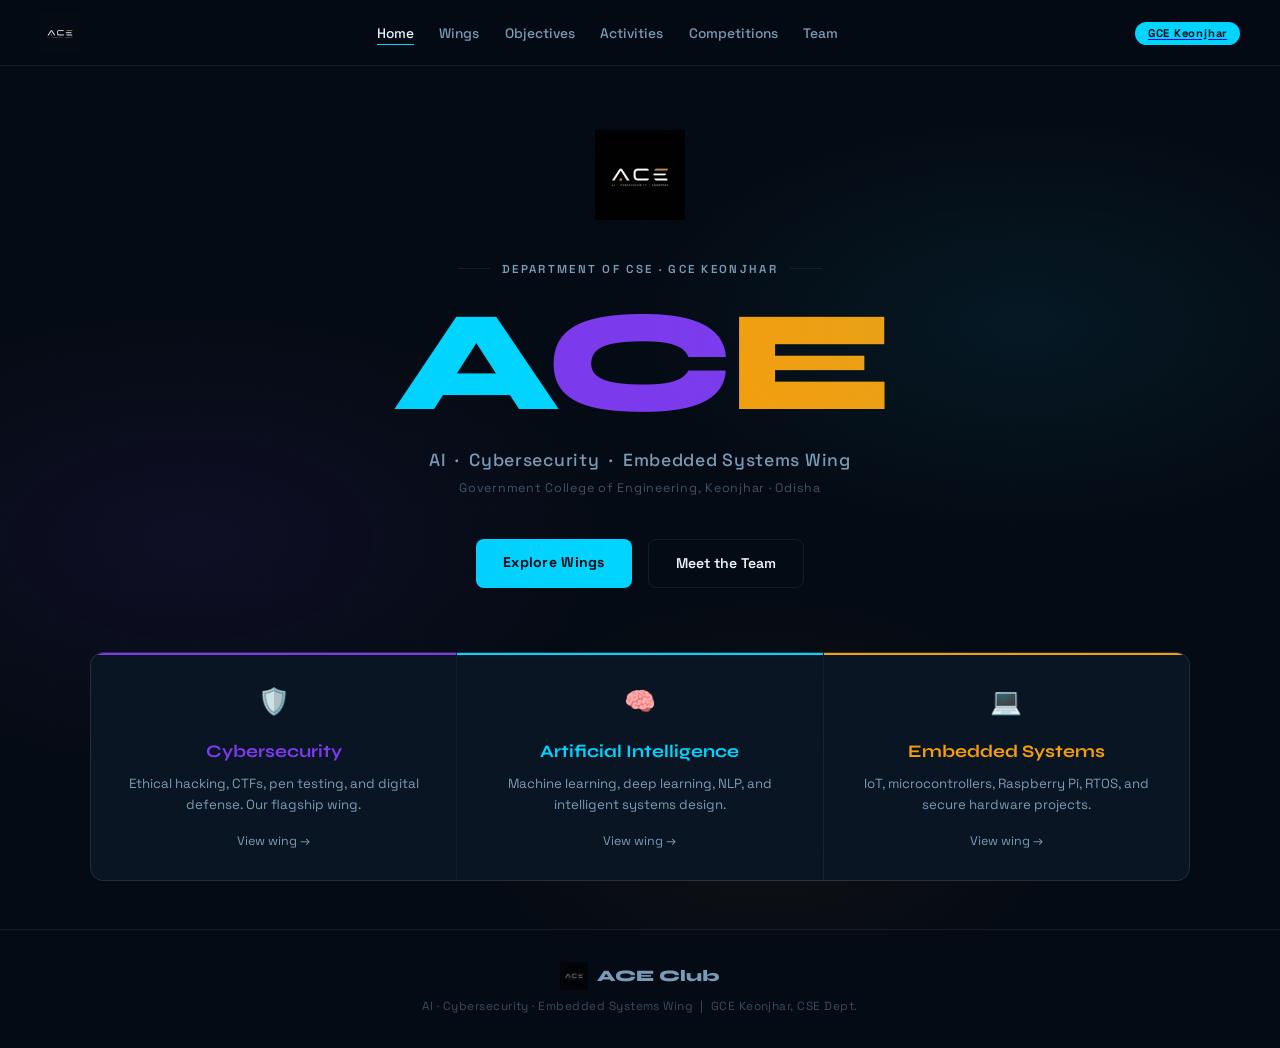
<file: index.html>
<!DOCTYPE html>
<html lang="en">
<head>
  <meta charset="UTF-8">
  <meta name="viewport" content="width=device-width, initial-scale=1.0">
  <title>ACE Club — Home</title>
  <link href="https://fonts.googleapis.com/css2?family=Space+Grotesk:wght@300;400;500;600;700&family=Syne:wght@700;800&display=swap" rel="stylesheet">
  <link rel="stylesheet" href="style.css">
  <style>
    /* ---- HERO ---- */
    .hero {
      min-height: calc(100vh - var(--nav-h));
      display: flex; flex-direction: column;
      align-items: center; justify-content: center;
      text-align: center; padding: 4rem 2rem 3rem;
      position: relative; overflow: hidden;
    }
    .hero::before {
      content: '';
      position: absolute; inset: 0; pointer-events: none;
      background:
        radial-gradient(ellipse 55% 45% at 15% 55%, rgba(124,58,237,0.08) 0%, transparent 60%),
        radial-gradient(ellipse 50% 40% at 80% 30%, rgba(0,212,255,0.07) 0%, transparent 60%),
        radial-gradient(ellipse 40% 40% at 60% 85%, rgba(245,158,11,0.05) 0%, transparent 60%);
    }
    .grid-bg {
      position: absolute; inset: 0; pointer-events: none; overflow: hidden;
    }
    .grid-bg svg { width: 100%; height: 100%; opacity: 0.02; }

    .hero-logo-wrap { margin-bottom: 2rem; }
    .hero-logo-wrap img {
      height: 90px; width: 90px; object-fit: contain;
      filter: invert(1);
      animation: float 4s ease-in-out infinite;
    }
    @keyframes float {
      0%, 100% { transform: translateY(0); }
      50%       { transform: translateY(-8px); }
    }

    .hero-eyebrow {
      font-size: 0.72rem; font-weight: 600; letter-spacing: 0.2em;
      color: var(--muted); text-transform: uppercase;
      margin-bottom: 1.2rem;
      display: flex; align-items: center; gap: 0.75rem;
    }
    .hero-eyebrow::before, .hero-eyebrow::after {
      content: ''; display: block; width: 2rem; height: 1px; background: var(--border);
    }
    .hero-title {
      font-family: 'Syne', sans-serif;
      font-size: clamp(4rem, 12vw, 9rem);
      font-weight: 800; line-height: 0.92; letter-spacing: -0.04em;
      margin-bottom: 0.5rem;
    }
    .hero-title .t-a { color: var(--ai); }
    .hero-title .t-c { color: var(--cs); }
    .hero-title .t-e { color: var(--es); }

    .hero-fullname {
      font-size: clamp(0.85rem, 2vw, 1.1rem);
      color: var(--muted); margin: 0.5rem auto 0.3rem;
      font-weight: 500; letter-spacing: 0.04em;
    }
    .hero-college {
      font-size: 0.78rem; color: rgba(122,155,181,0.5);
      letter-spacing: 0.06em; margin-bottom: 2.5rem;
    }
    .hero-cta { display: flex; gap: 1rem; flex-wrap: wrap; justify-content: center; }

    /* QUICK CARDS */
    .quick-grid {
      display: grid;
      grid-template-columns: repeat(auto-fit, minmax(280px, 1fr));
      gap: 1px; background: var(--border);
      border: 1px solid var(--border); border-radius: 14px; overflow: hidden;
      margin-top: 4rem;
    }
    .quick-card {
      background: var(--bg2); padding: 1.75rem;
      position: relative; overflow: hidden;
      transition: background 0.25s;
      text-decoration: none; color: inherit;
      display: block;
    }
    .quick-card:hover { background: var(--bg3); }
    .quick-card::before {
      content: ''; position: absolute; top: 0; left: 0; right: 0; height: 2px;
    }
    .quick-card.cs::before { background: var(--cs); }
    .quick-card.ai::before { background: var(--ai); }
    .quick-card.es::before { background: var(--es); }
    .qc-icon { font-size: 1.6rem; margin-bottom: 1rem; display: block; }
    .qc-name {
      font-family: 'Syne', sans-serif;
      font-size: 1.1rem; font-weight: 700; margin-bottom: 0.4rem;
    }
    .quick-card.cs .qc-name { color: var(--cs); }
    .quick-card.ai .qc-name { color: var(--ai); }
    .quick-card.es .qc-name { color: var(--es); }
    .qc-desc { font-size: 0.83rem; color: var(--muted); line-height: 1.65; }
    .qc-arrow { margin-top: 1rem; font-size: 0.78rem; color: var(--muted); }


    .nav-logo {
  display: flex;
  align-items: center;
}

.nav-logo img {
  height: 40px; /* Perfect height for a clean nav bar */
  width: auto;
  display: block;
  mix-blend-mode: screen; /* Instantly removes the black square background */
}

  </style>
</head>
<body>

<nav>
  <a href="index.html" class="nav-logo">
  <img src="logo.png" alt="ACE Logo">
</a>
  <ul class="nav-links">
    <li><a href="index.html" class="active">Home</a></li>
    <li><a href="wings.html">Wings</a></li>
    <li><a href="objectives.html">Objectives</a></li>
    <li><a href="activities.html">Activities</a></li>
    <li><a href="competitions.html">Competitions</a></li>
    <li><a href="team.html">Team</a></li>
  </ul>
 <a href="https://www.gcekjr.ac.in" target="_blank" rel="noopener noreferrer">
    <span class="nav-badge">GCE Keonjhar</span>
</a>
</nav>

<div class="page">
  <section class="hero">
    <div class="grid-bg">
      <svg viewBox="0 0 1200 700" xmlns="http://www.w3.org/2000/svg" preserveAspectRatio="xMidYMid slice">
        <defs>
          <pattern id="grid" width="60" height="60" patternUnits="userSpaceOnUse">
            <path d="M 60 0 L 0 0 0 60" fill="none" stroke="white" stroke-width="0.5"/>
          </pattern>
        </defs>
        <rect width="1200" height="700" fill="url(#grid)"/>
      </svg>
    </div>

    <div class="hero-logo-wrap">
      <img src="logo.png" alt="ACE Logo">
    </div>
    <p class="hero-eyebrow">Department of CSE · GCE Keonjhar</p>
    <h1 class="hero-title">
      <span class="t-a">A</span><span class="t-c">C</span><span class="t-e">E</span>
    </h1>
    <p class="hero-fullname">AI &nbsp;·&nbsp; Cybersecurity &nbsp;·&nbsp; Embedded Systems Wing</p>
    <p class="hero-college">Government College of Engineering, Keonjhar · Odisha</p>
    <div class="hero-cta">
      <a href="wings.html" class="btn-primary">Explore Wings</a>
      <a href="team.html" class="btn-ghost">Meet the Team</a>
    </div>

    <!-- Quick Wing Cards -->
    <div class="quick-grid" style="max-width: var(--max-w); width: 100%;">
      <a href="wings.html#cybersecurity" class="quick-card cs">
        <span class="qc-icon">🛡️</span>
        <p class="qc-name">Cybersecurity</p>
        <p class="qc-desc">Ethical hacking, CTFs, pen testing, and digital defense. Our flagship wing.</p>
        <p class="qc-arrow">View wing →</p>
      </a>
      <a href="wings.html#ai" class="quick-card ai">
        <span class="qc-icon">🧠</span>
        <p class="qc-name">Artificial Intelligence</p>
        <p class="qc-desc">Machine learning, deep learning, NLP, and intelligent systems design.</p>
        <p class="qc-arrow">View wing →</p>
      </a>
      <a href="wings.html#embedded" class="quick-card es">
        <span class="qc-icon">💻</span>
        <p class="qc-name">Embedded Systems</p>
        <p class="qc-desc">IoT, microcontrollers, Raspberry Pi, RTOS, and secure hardware projects.</p>
        <p class="qc-arrow">View wing →</p>
      </a>
    </div>
  </section>

  <footer class="footer-band">
    <div class="footer-logo">
      <img src="logo.png" alt="ACE">
      <span class="footer-logo-text">ACE Club</span>
    </div>
    <p class="footer-sub">AI · Cybersecurity · Embedded Systems Wing &nbsp;|&nbsp; GCE Keonjhar, CSE Dept.</p>
  </footer>
</div>

</body>
</html>
</file>
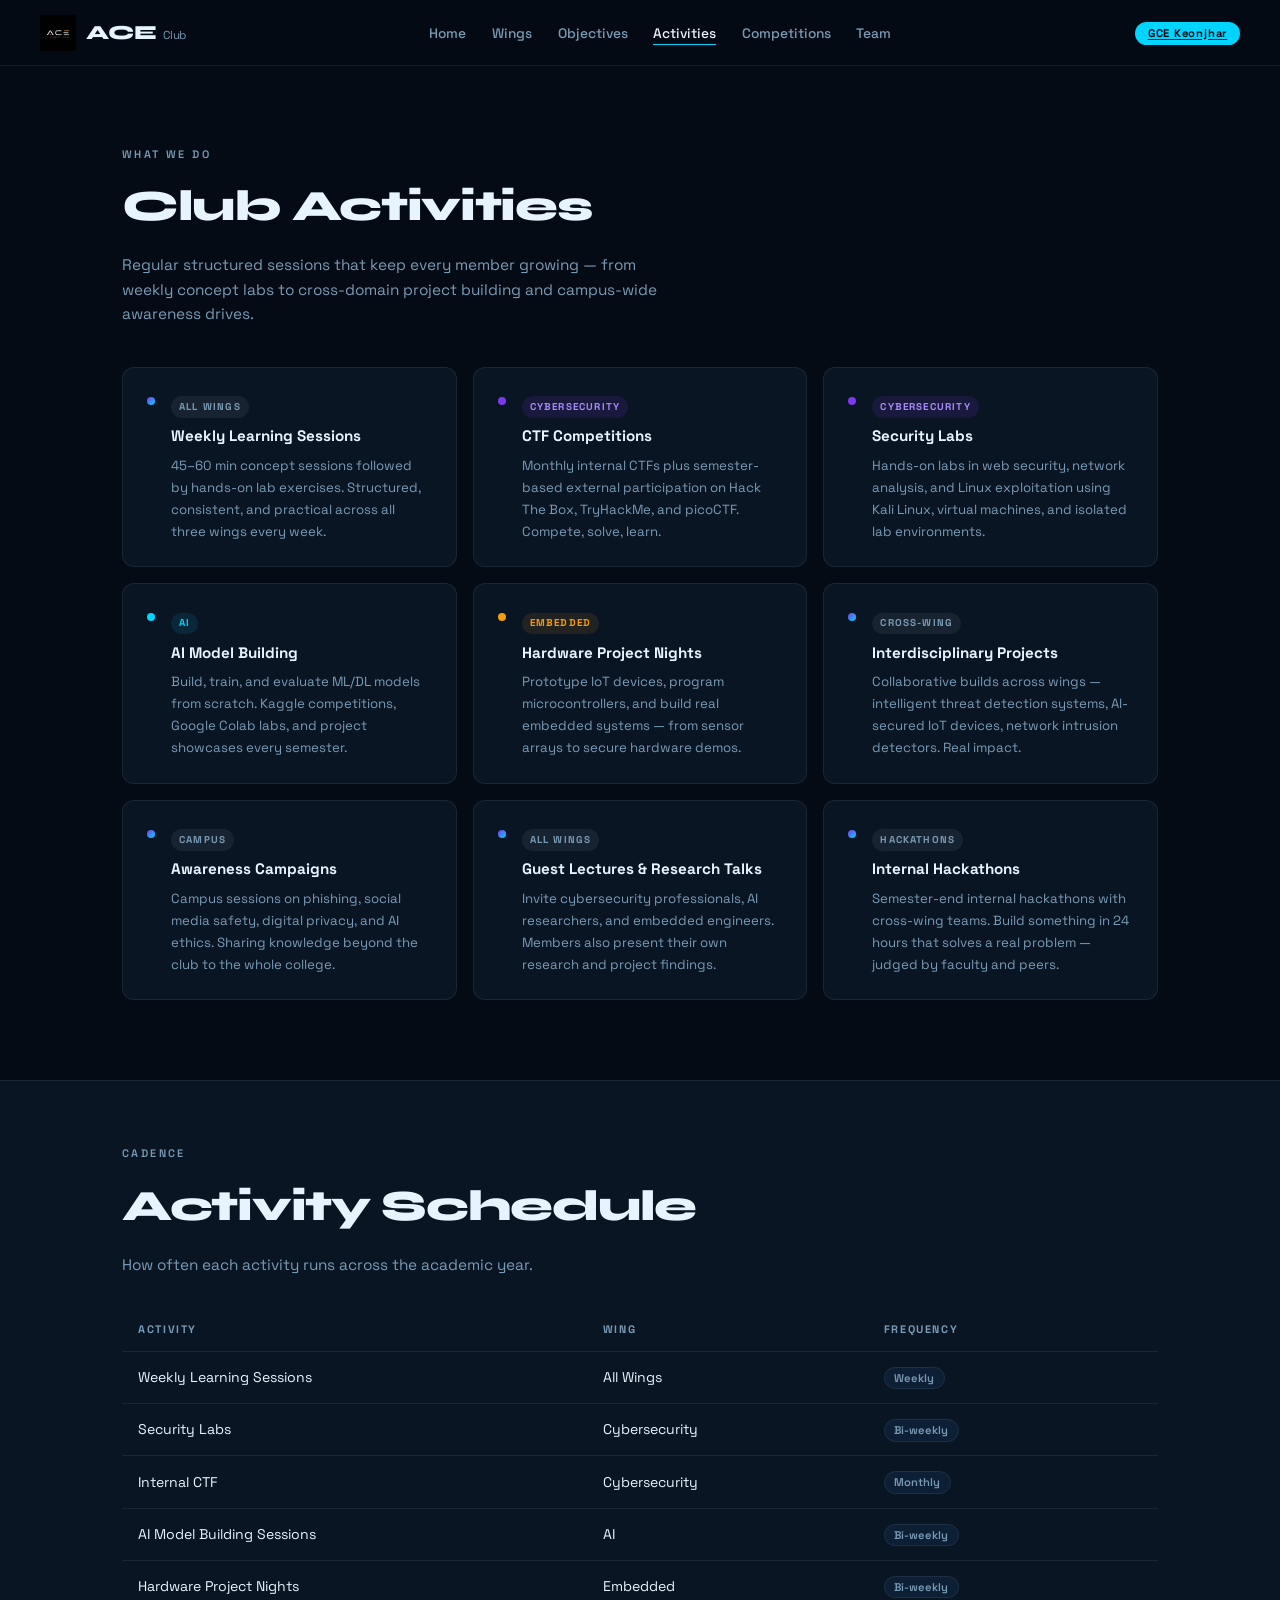
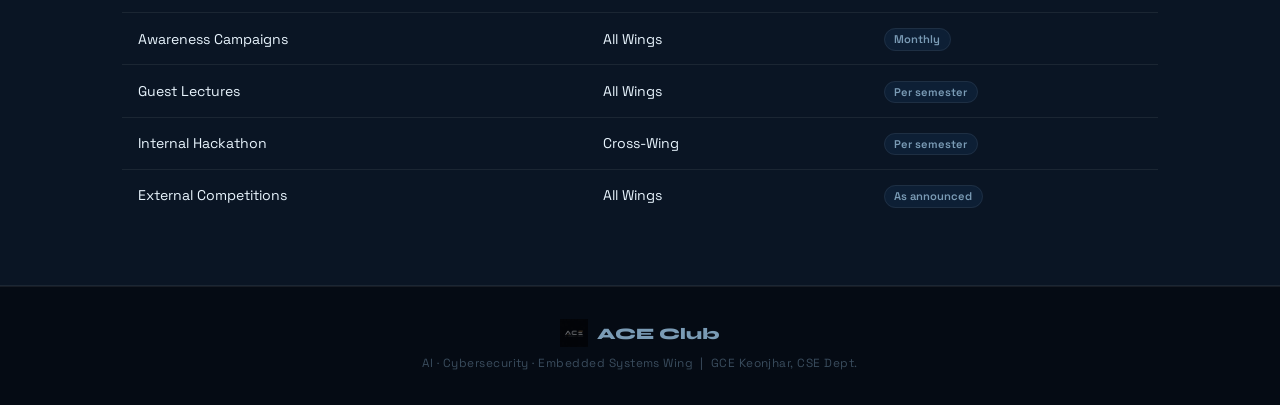
<file: activities.html>
<!DOCTYPE html>
<html lang="en">
<head>
  <meta charset="UTF-8">
  <meta name="viewport" content="width=device-width, initial-scale=1.0">
  <title>ACE Club — Activities</title>
  <link href="https://fonts.googleapis.com/css2?family=Space+Grotesk:wght@300;400;500;600;700&family=Syne:wght@700;800&display=swap" rel="stylesheet">
  <link rel="stylesheet" href="style.css">
  <style>
    .acts-grid {
      display: grid;
      grid-template-columns: repeat(auto-fit, minmax(300px, 1fr));
      gap: 1rem;
    }
    .act-card {
      border: 1px solid var(--border); border-radius: 12px;
      padding: 1.5rem; background: var(--bg2);
      display: flex; gap: 1rem; align-items: flex-start;
      transition: border-color 0.2s, transform 0.2s;
    }
    .act-card:hover { border-color: rgba(255,255,255,0.15); transform: translateY(-2px); }
    .act-dot-col { padding-top: 5px; }
    .act-dot {
      width: 8px; height: 8px; border-radius: 50%; flex-shrink: 0;
    }
    .dot-cs { background: var(--cs); }
    .dot-ai { background: var(--ai); }
    .dot-es { background: var(--es); }
    .dot-all {
      background: linear-gradient(135deg, var(--cs), var(--ai));
    }
    .act-wing-badge {
      font-size: 0.62rem; letter-spacing: 0.12em; text-transform: uppercase;
      font-weight: 700; padding: 0.18rem 0.5rem; border-radius: 100px;
      margin-bottom: 0.4rem; display: inline-block;
    }
    .badge-cs { background: rgba(124,58,237,0.12); color: #a78bfa; }
    .badge-ai { background: rgba(0,212,255,0.10); color: var(--ai); }
    .badge-es { background: rgba(245,158,11,0.10); color: var(--es); }
    .badge-all { background: rgba(255,255,255,0.06); color: var(--muted); }
    .act-title { font-size: 0.95rem; font-weight: 700; margin-bottom: 0.4rem; }
    .act-desc { font-size: 0.83rem; color: var(--muted); line-height: 1.65; }

    /* SCHEDULE BAND */
    .schedule-band {
      background: var(--bg2);
      border-top: 1px solid var(--border);
      border-bottom: 1px solid var(--border);
    }
    .schedule-inner {
      max-width: var(--max-w); margin: 0 auto; padding: 4rem 2rem;
    }
    .schedule-table {
      width: 100%; border-collapse: collapse;
      font-size: 0.88rem;
    }
    .schedule-table th {
      text-align: left; padding: 0.75rem 1rem;
      font-size: 0.68rem; letter-spacing: 0.15em; text-transform: uppercase;
      color: var(--muted); font-weight: 700;
      border-bottom: 1px solid var(--border);
    }
    .schedule-table td {
      padding: 0.9rem 1rem;
      border-bottom: 1px solid var(--border);
      color: var(--text);
    }
    .schedule-table tr:last-child td { border-bottom: none; }
    .schedule-table tr:hover td { background: rgba(255,255,255,0.02); }
    .freq-badge {
      font-size: 0.7rem; font-weight: 600; padding: 0.2rem 0.6rem;
      border-radius: 100px; background: var(--bg3);
      color: var(--muted); border: 1px solid var(--border);
    }
  </style>
</head>
<body>

<nav>
  <a href="index.html" class="nav-logo">
    <img src="logo.png" alt="ACE Logo">
    <span class="nav-logo-text">ACE <span class="nav-logo-sub">Club</span></span>
  </a>
  <ul class="nav-links">
    <li><a href="index.html">Home</a></li>
    <li><a href="wings.html">Wings</a></li>
    <li><a href="objectives.html">Objectives</a></li>
    <li><a href="activities.html" class="active">Activities</a></li>
    <li><a href="competitions.html">Competitions</a></li>
    <li><a href="team.html">Team</a></li>
  </ul>
 <a href="https://www.gcekjr.ac.in" target="_blank" rel="noopener noreferrer">
    <span class="nav-badge">GCE Keonjhar</span>
</a>
</nav>

<div class="page">
  <section class="section">
    <p class="section-label">What We Do</p>
    <h1 class="section-title">Club Activities</h1>
    <p class="section-desc">Regular structured sessions that keep every member growing — from weekly concept labs to cross-domain project building and campus-wide awareness drives.</p>

    <div class="acts-grid">
      <div class="act-card">
        <div class="act-dot-col"><div class="act-dot dot-all"></div></div>
        <div>
          <span class="act-wing-badge badge-all">All Wings</span>
          <p class="act-title">Weekly Learning Sessions</p>
          <p class="act-desc">45–60 min concept sessions followed by hands-on lab exercises. Structured, consistent, and practical across all three wings every week.</p>
        </div>
      </div>

      <div class="act-card">
        <div class="act-dot-col"><div class="act-dot dot-cs"></div></div>
        <div>
          <span class="act-wing-badge badge-cs">Cybersecurity</span>
          <p class="act-title">CTF Competitions</p>
          <p class="act-desc">Monthly internal CTFs plus semester-based external participation on Hack The Box, TryHackMe, and picoCTF. Compete, solve, learn.</p>
        </div>
      </div>

      <div class="act-card">
        <div class="act-dot-col"><div class="act-dot dot-cs"></div></div>
        <div>
          <span class="act-wing-badge badge-cs">Cybersecurity</span>
          <p class="act-title">Security Labs</p>
          <p class="act-desc">Hands-on labs in web security, network analysis, and Linux exploitation using Kali Linux, virtual machines, and isolated lab environments.</p>
        </div>
      </div>

      <div class="act-card">
        <div class="act-dot-col"><div class="act-dot dot-ai"></div></div>
        <div>
          <span class="act-wing-badge badge-ai">AI</span>
          <p class="act-title">AI Model Building</p>
          <p class="act-desc">Build, train, and evaluate ML/DL models from scratch. Kaggle competitions, Google Colab labs, and project showcases every semester.</p>
        </div>
      </div>

      <div class="act-card">
        <div class="act-dot-col"><div class="act-dot dot-es"></div></div>
        <div>
          <span class="act-wing-badge badge-es">Embedded</span>
          <p class="act-title">Hardware Project Nights</p>
          <p class="act-desc">Prototype IoT devices, program microcontrollers, and build real embedded systems — from sensor arrays to secure hardware demos.</p>
        </div>
      </div>

      <div class="act-card">
        <div class="act-dot-col"><div class="act-dot dot-all"></div></div>
        <div>
          <span class="act-wing-badge badge-all">Cross-Wing</span>
          <p class="act-title">Interdisciplinary Projects</p>
          <p class="act-desc">Collaborative builds across wings — intelligent threat detection systems, AI-secured IoT devices, network intrusion detectors. Real impact.</p>
        </div>
      </div>

      <div class="act-card">
        <div class="act-dot-col"><div class="act-dot dot-all"></div></div>
        <div>
          <span class="act-wing-badge badge-all">Campus</span>
          <p class="act-title">Awareness Campaigns</p>
          <p class="act-desc">Campus sessions on phishing, social media safety, digital privacy, and AI ethics. Sharing knowledge beyond the club to the whole college.</p>
        </div>
      </div>

      <div class="act-card">
        <div class="act-dot-col"><div class="act-dot dot-all"></div></div>
        <div>
          <span class="act-wing-badge badge-all">All Wings</span>
          <p class="act-title">Guest Lectures & Research Talks</p>
          <p class="act-desc">Invite cybersecurity professionals, AI researchers, and embedded engineers. Members also present their own research and project findings.</p>
        </div>
      </div>

      <div class="act-card">
        <div class="act-dot-col"><div class="act-dot dot-all"></div></div>
        <div>
          <span class="act-wing-badge badge-all">Hackathons</span>
          <p class="act-title">Internal Hackathons</p>
          <p class="act-desc">Semester-end internal hackathons with cross-wing teams. Build something in 24 hours that solves a real problem — judged by faculty and peers.</p>
        </div>
      </div>
    </div>
  </section>

  <!-- SCHEDULE BAND -->
  <div class="schedule-band">
    <div class="schedule-inner">
      <p class="section-label">Cadence</p>
      <h2 class="section-title">Activity Schedule</h2>
      <p class="section-desc" style="margin-bottom: 2rem;">How often each activity runs across the academic year.</p>
      <table class="schedule-table">
        <thead>
          <tr>
            <th>Activity</th>
            <th>Wing</th>
            <th>Frequency</th>
          </tr>
        </thead>
        <tbody>
          <tr>
            <td>Weekly Learning Sessions</td>
            <td>All Wings</td>
            <td><span class="freq-badge">Weekly</span></td>
          </tr>
          <tr>
            <td>Security Labs</td>
            <td>Cybersecurity</td>
            <td><span class="freq-badge">Bi-weekly</span></td>
          </tr>
          <tr>
            <td>Internal CTF</td>
            <td>Cybersecurity</td>
            <td><span class="freq-badge">Monthly</span></td>
          </tr>
          <tr>
            <td>AI Model Building Sessions</td>
            <td>AI</td>
            <td><span class="freq-badge">Bi-weekly</span></td>
          </tr>
          <tr>
            <td>Hardware Project Nights</td>
            <td>Embedded</td>
            <td><span class="freq-badge">Bi-weekly</span></td>
          </tr>
          <tr>
            <td>Awareness Campaigns</td>
            <td>All Wings</td>
            <td><span class="freq-badge">Monthly</span></td>
          </tr>
          <tr>
            <td>Guest Lectures</td>
            <td>All Wings</td>
            <td><span class="freq-badge">Per semester</span></td>
          </tr>
          <tr>
            <td>Internal Hackathon</td>
            <td>Cross-Wing</td>
            <td><span class="freq-badge">Per semester</span></td>
          </tr>
          <tr>
            <td>External Competitions</td>
            <td>All Wings</td>
            <td><span class="freq-badge">As announced</span></td>
          </tr>
        </tbody>
      </table>
    </div>
  </div>

  <footer class="footer-band">
    <div class="footer-logo">
      <img src="logo.png" alt="ACE">
      <span class="footer-logo-text">ACE Club</span>
    </div>
    <p class="footer-sub">AI · Cybersecurity · Embedded Systems Wing &nbsp;|&nbsp; GCE Keonjhar, CSE Dept.</p>
  </footer>
</div>

</body>
</html>
</file>
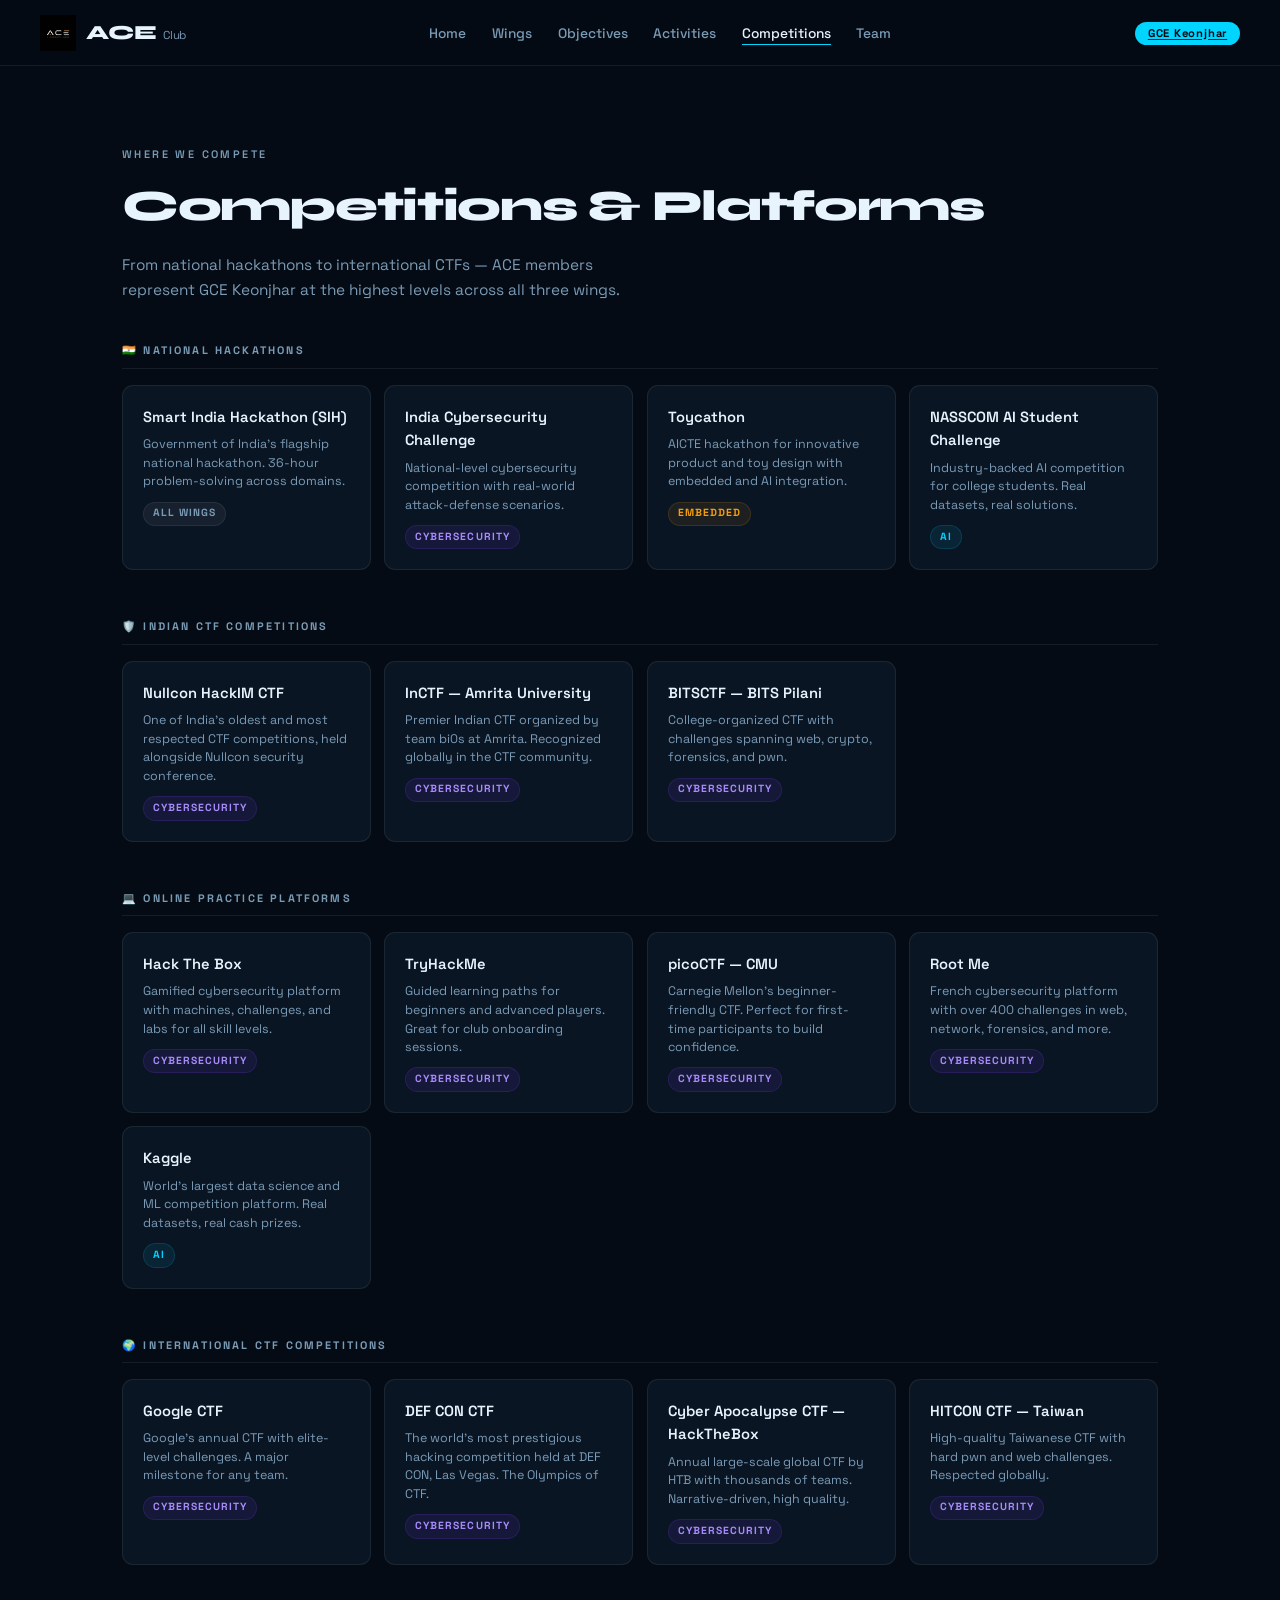
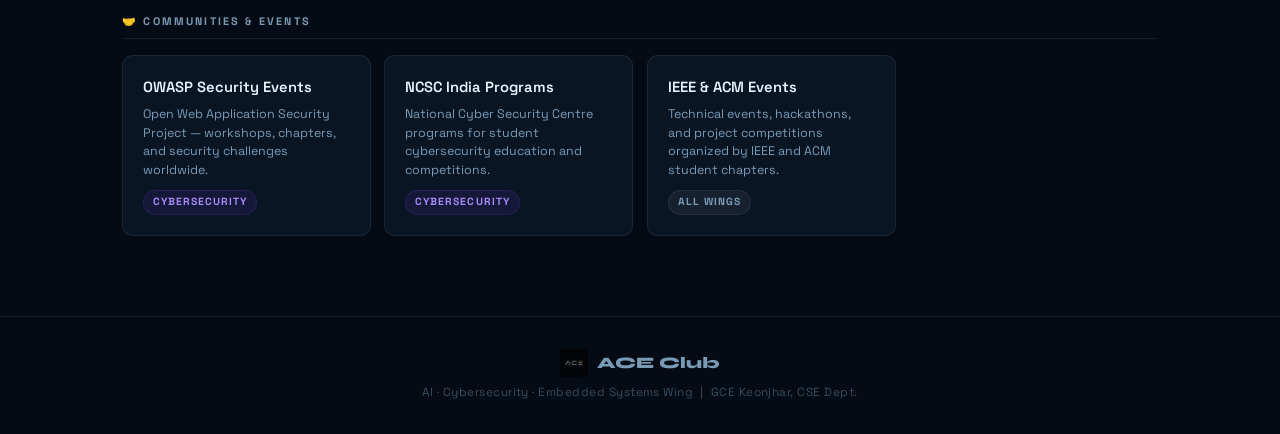
<file: competitions.html>
<!DOCTYPE html>
<html lang="en">
<head>
  <meta charset="UTF-8">
  <meta name="viewport" content="width=device-width, initial-scale=1.0">
  <title>ACE Club — Competitions</title>
  <link href="https://fonts.googleapis.com/css2?family=Space+Grotesk:wght@300;400;500;600;700&family=Syne:wght@700;800&display=swap" rel="stylesheet">
  <link rel="stylesheet" href="style.css">
  <style>
    .comp-section-wrap {
      display: flex; flex-direction: column; gap: 3rem;
    }
    .comp-category { }
    .comp-cat-label {
      font-size: 0.68rem; letter-spacing: 0.2em; text-transform: uppercase;
      color: var(--muted); font-weight: 700;
      margin-bottom: 1rem; padding-bottom: 0.5rem;
      border-bottom: 1px solid var(--border);
    }
    .comp-cards {
      display: grid;
      grid-template-columns: repeat(auto-fill, minmax(240px, 1fr));
      gap: 0.85rem;
    }
    .comp-card {
      border: 1px solid var(--border); border-radius: 11px;
      padding: 1.25rem; background: var(--bg2);
      transition: border-color 0.2s, transform 0.2s;
    }
    .comp-card:hover { border-color: rgba(255,255,255,0.15); transform: translateY(-2px); }
    .comp-name {
      font-size: 0.92rem; font-weight: 600;
      margin-bottom: 0.35rem;
    }
    .comp-detail { font-size: 0.78rem; color: var(--muted); line-height: 1.5; }
    .comp-tag {
      display: inline-block; margin-top: 0.65rem;
      font-size: 0.65rem; font-weight: 700; letter-spacing: 0.1em; text-transform: uppercase;
      padding: 0.18rem 0.55rem; border-radius: 100px;
    }
    .tag-cs { background: rgba(124,58,237,0.10); color: #a78bfa; border: 1px solid rgba(124,58,237,0.18); }
    .tag-ai { background: rgba(0,212,255,0.08); color: var(--ai); border: 1px solid rgba(0,212,255,0.15); }
    .tag-es { background: rgba(245,158,11,0.08); color: var(--es); border: 1px solid rgba(245,158,11,0.15); }
    .tag-all { background: rgba(255,255,255,0.05); color: var(--muted); border: 1px solid var(--border); }
  </style>
</head>
<body>

<nav>
  <a href="index.html" class="nav-logo">
    <img src="logo.png" alt="ACE Logo">
    <span class="nav-logo-text">ACE <span class="nav-logo-sub">Club</span></span>
  </a>
  <ul class="nav-links">
    <li><a href="index.html">Home</a></li>
    <li><a href="wings.html">Wings</a></li>
    <li><a href="objectives.html">Objectives</a></li>
    <li><a href="activities.html">Activities</a></li>
    <li><a href="competitions.html" class="active">Competitions</a></li>
    <li><a href="team.html">Team</a></li>
  </ul>
 <a href="https://www.gcekjr.ac.in" target="_blank" rel="noopener noreferrer">
    <span class="nav-badge">GCE Keonjhar</span>
</a>
</nav>

<div class="page">
  <section class="section">
    <p class="section-label">Where We Compete</p>
    <h1 class="section-title">Competitions & Platforms</h1>
    <p class="section-desc">From national hackathons to international CTFs — ACE members represent GCE Keonjhar at the highest levels across all three wings.</p>

    <div class="comp-section-wrap">

      <!-- National Hackathons -->
      <div class="comp-category">
        <p class="comp-cat-label">🇮🇳 National Hackathons</p>
        <div class="comp-cards">
          <div class="comp-card">
            <p class="comp-name">Smart India Hackathon (SIH)</p>
            <p class="comp-detail">Government of India's flagship national hackathon. 36-hour problem-solving across domains.</p>
            <span class="comp-tag tag-all">All Wings</span>
          </div>
          <div class="comp-card">
            <p class="comp-name">India Cybersecurity Challenge</p>
            <p class="comp-detail">National-level cybersecurity competition with real-world attack-defense scenarios.</p>
            <span class="comp-tag tag-cs">Cybersecurity</span>
          </div>
          <div class="comp-card">
            <p class="comp-name">Toycathon</p>
            <p class="comp-detail">AICTE hackathon for innovative product and toy design with embedded and AI integration.</p>
            <span class="comp-tag tag-es">Embedded</span>
          </div>
          <div class="comp-card">
            <p class="comp-name">NASSCOM AI Student Challenge</p>
            <p class="comp-detail">Industry-backed AI competition for college students. Real datasets, real solutions.</p>
            <span class="comp-tag tag-ai">AI</span>
          </div>
        </div>
      </div>

      <!-- Indian CTFs -->
      <div class="comp-category">
        <p class="comp-cat-label">🛡️ Indian CTF Competitions</p>
        <div class="comp-cards">
          <div class="comp-card">
            <p class="comp-name">Nullcon HackIM CTF</p>
            <p class="comp-detail">One of India's oldest and most respected CTF competitions, held alongside Nullcon security conference.</p>
            <span class="comp-tag tag-cs">Cybersecurity</span>
          </div>
          <div class="comp-card">
            <p class="comp-name">InCTF — Amrita University</p>
            <p class="comp-detail">Premier Indian CTF organized by team bi0s at Amrita. Recognized globally in the CTF community.</p>
            <span class="comp-tag tag-cs">Cybersecurity</span>
          </div>
          <div class="comp-card">
            <p class="comp-name">BITSCTF — BITS Pilani</p>
            <p class="comp-detail">College-organized CTF with challenges spanning web, crypto, forensics, and pwn.</p>
            <span class="comp-tag tag-cs">Cybersecurity</span>
          </div>
        </div>
      </div>

      <!-- Online Practice Platforms -->
      <div class="comp-category">
        <p class="comp-cat-label">💻 Online Practice Platforms</p>
        <div class="comp-cards">
          <div class="comp-card">
            <p class="comp-name">Hack The Box</p>
            <p class="comp-detail">Gamified cybersecurity platform with machines, challenges, and labs for all skill levels.</p>
            <span class="comp-tag tag-cs">Cybersecurity</span>
          </div>
          <div class="comp-card">
            <p class="comp-name">TryHackMe</p>
            <p class="comp-detail">Guided learning paths for beginners and advanced players. Great for club onboarding sessions.</p>
            <span class="comp-tag tag-cs">Cybersecurity</span>
          </div>
          <div class="comp-card">
            <p class="comp-name">picoCTF — CMU</p>
            <p class="comp-detail">Carnegie Mellon's beginner-friendly CTF. Perfect for first-time participants to build confidence.</p>
            <span class="comp-tag tag-cs">Cybersecurity</span>
          </div>
          <div class="comp-card">
            <p class="comp-name">Root Me</p>
            <p class="comp-detail">French cybersecurity platform with over 400 challenges in web, network, forensics, and more.</p>
            <span class="comp-tag tag-cs">Cybersecurity</span>
          </div>
          <div class="comp-card">
            <p class="comp-name">Kaggle</p>
            <p class="comp-detail">World's largest data science and ML competition platform. Real datasets, real cash prizes.</p>
            <span class="comp-tag tag-ai">AI</span>
          </div>
        </div>
      </div>

      <!-- International CTFs -->
      <div class="comp-category">
        <p class="comp-cat-label">🌍 International CTF Competitions</p>
        <div class="comp-cards">
          <div class="comp-card">
            <p class="comp-name">Google CTF</p>
            <p class="comp-detail">Google's annual CTF with elite-level challenges. A major milestone for any team.</p>
            <span class="comp-tag tag-cs">Cybersecurity</span>
          </div>
          <div class="comp-card">
            <p class="comp-name">DEF CON CTF</p>
            <p class="comp-detail">The world's most prestigious hacking competition held at DEF CON, Las Vegas. The Olympics of CTF.</p>
            <span class="comp-tag tag-cs">Cybersecurity</span>
          </div>
          <div class="comp-card">
            <p class="comp-name">Cyber Apocalypse CTF — HackTheBox</p>
            <p class="comp-detail">Annual large-scale global CTF by HTB with thousands of teams. Narrative-driven, high quality.</p>
            <span class="comp-tag tag-cs">Cybersecurity</span>
          </div>
          <div class="comp-card">
            <p class="comp-name">HITCON CTF — Taiwan</p>
            <p class="comp-detail">High-quality Taiwanese CTF with hard pwn and web challenges. Respected globally.</p>
            <span class="comp-tag tag-cs">Cybersecurity</span>
          </div>
        </div>
      </div>

      <!-- Community Events -->
      <div class="comp-category">
        <p class="comp-cat-label">🤝 Communities & Events</p>
        <div class="comp-cards">
          <div class="comp-card">
            <p class="comp-name">OWASP Security Events</p>
            <p class="comp-detail">Open Web Application Security Project — workshops, chapters, and security challenges worldwide.</p>
            <span class="comp-tag tag-cs">Cybersecurity</span>
          </div>
          <div class="comp-card">
            <p class="comp-name">NCSC India Programs</p>
            <p class="comp-detail">National Cyber Security Centre programs for student cybersecurity education and competitions.</p>
            <span class="comp-tag tag-cs">Cybersecurity</span>
          </div>
          <div class="comp-card">
            <p class="comp-name">IEEE & ACM Events</p>
            <p class="comp-detail">Technical events, hackathons, and project competitions organized by IEEE and ACM student chapters.</p>
            <span class="comp-tag tag-all">All Wings</span>
          </div>
        </div>
      </div>

    </div>
  </section>

  <footer class="footer-band">
    <div class="footer-logo">
      <img src="logo.png" alt="ACE">
      <span class="footer-logo-text">ACE Club</span>
    </div>
    <p class="footer-sub">AI · Cybersecurity · Embedded Systems Wing &nbsp;|&nbsp; GCE Keonjhar, CSE Dept.</p>
  </footer>
</div>

</body>
</html>
</file>
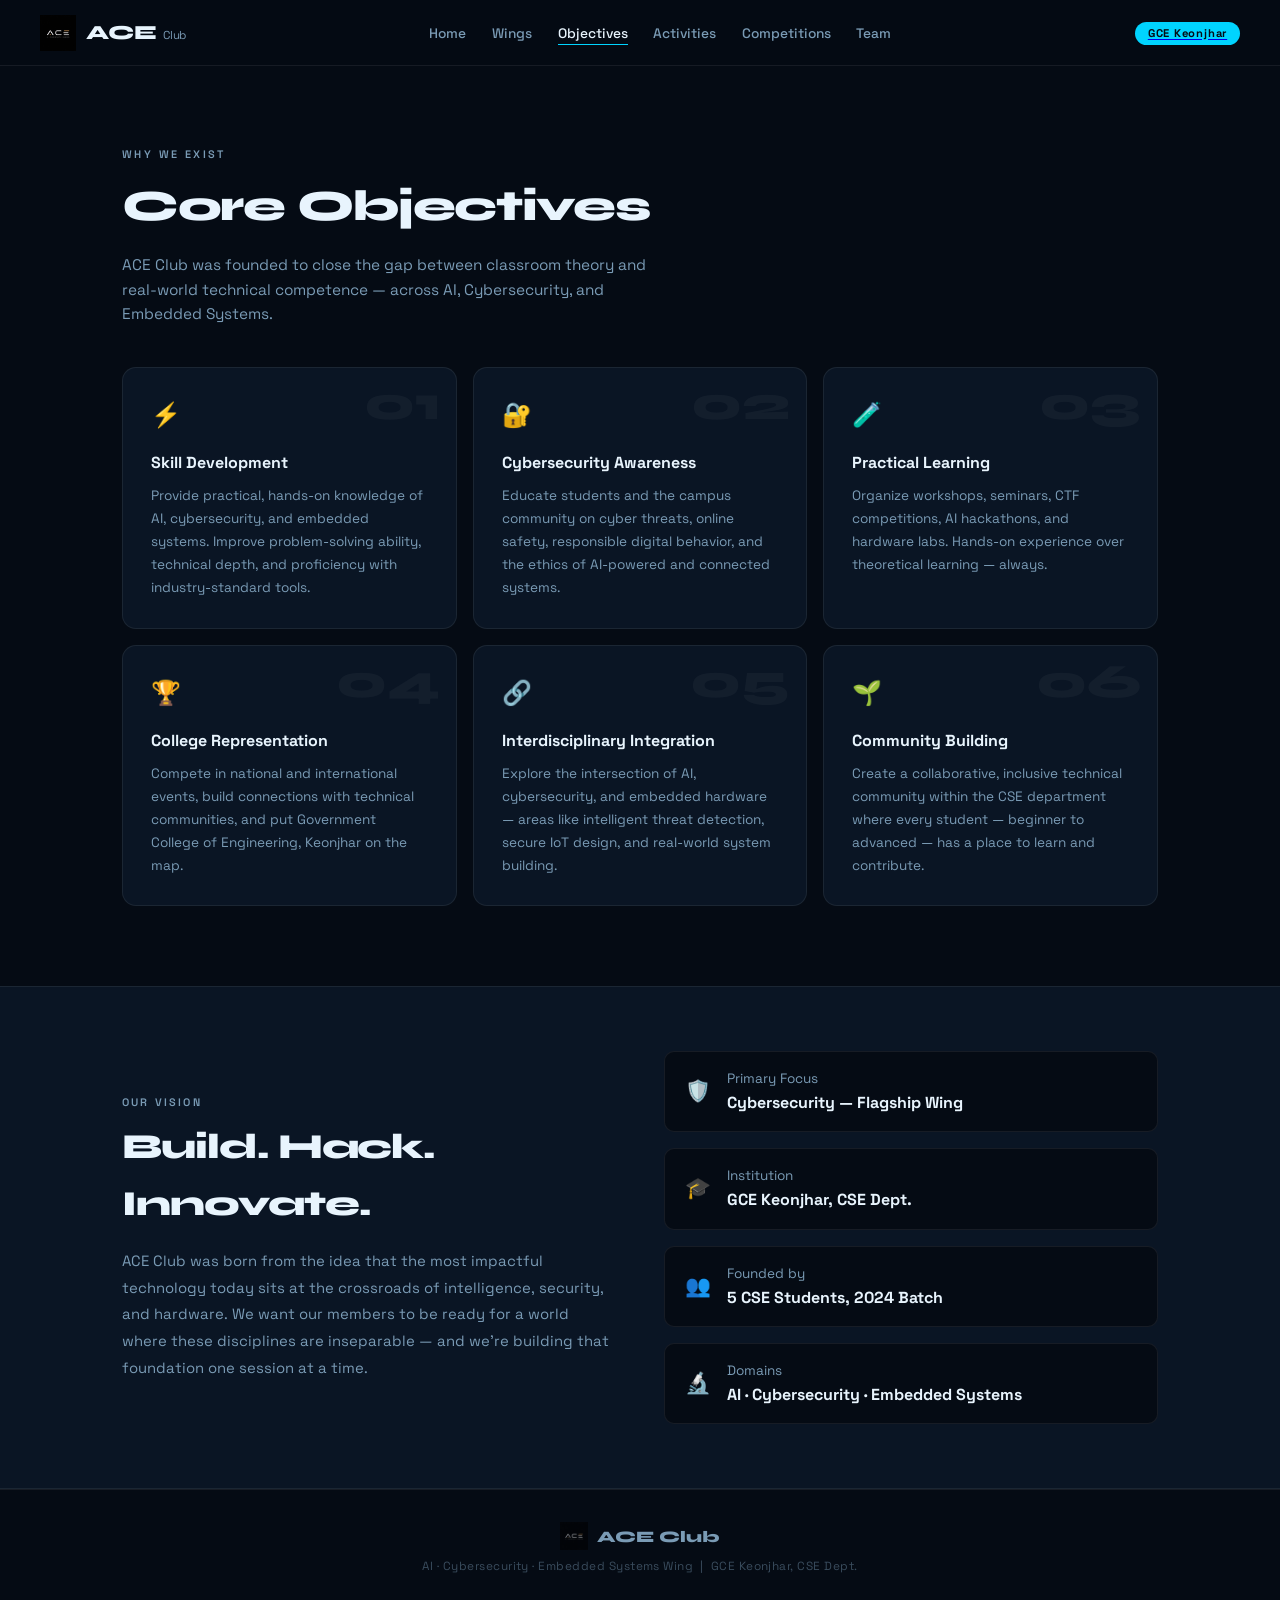
<file: objectives.html>
<!DOCTYPE html>
<html lang="en">
<head>
  <meta charset="UTF-8">
  <meta name="viewport" content="width=device-width, initial-scale=1.0">
  <title>ACE Club — Objectives</title>
  <link href="https://fonts.googleapis.com/css2?family=Space+Grotesk:wght@300;400;500;600;700&family=Syne:wght@700;800&display=swap" rel="stylesheet">
  <link rel="stylesheet" href="style.css">
  <style>
    .obj-grid {
      display: grid;
      grid-template-columns: repeat(auto-fit, minmax(280px, 1fr));
      gap: 1rem;
    }
    .obj-card {
      border: 1px solid var(--border); border-radius: 14px;
      padding: 1.75rem; background: var(--bg2);
      transition: border-color 0.2s, transform 0.2s;
      position: relative; overflow: hidden;
    }
    .obj-card:hover { border-color: rgba(255,255,255,0.15); transform: translateY(-2px); }
    .obj-num {
      font-family: 'Syne', sans-serif;
      font-size: 3rem; font-weight: 800;
      color: rgba(255,255,255,0.04);
      position: absolute; top: 0.75rem; right: 1rem;
      line-height: 1; pointer-events: none;
    }
    .obj-icon { font-size: 1.5rem; margin-bottom: 1rem; display: block; }
    .obj-title { font-size: 1rem; font-weight: 700; margin-bottom: 0.5rem; }
    .obj-text { font-size: 0.85rem; color: var(--muted); line-height: 1.7; }

    .vision-band {
      background: var(--bg2);
      border-top: 1px solid var(--border);
      border-bottom: 1px solid var(--border);
    }
    .vision-inner {
      max-width: var(--max-w); margin: 0 auto;
      padding: 4rem 2rem;
      display: grid; grid-template-columns: 1fr 1fr; gap: 3rem; align-items: center;
    }
    @media (max-width: 640px) { .vision-inner { grid-template-columns: 1fr; } }
    .vision-title {
      font-family: 'Syne', sans-serif;
      font-size: clamp(1.5rem, 3vw, 2.2rem); font-weight: 800;
      letter-spacing: -0.03em; margin-bottom: 1rem;
    }
    .vision-text { color: var(--muted); font-size: 0.93rem; line-height: 1.8; }
    .vision-stats { display: flex; flex-direction: column; gap: 1rem; }
    .stat-row {
      display: flex; align-items: center; gap: 1rem;
      border: 1px solid var(--border); border-radius: 10px;
      padding: 1rem 1.25rem; background: var(--bg);
    }
    .stat-icon { font-size: 1.3rem; }
    .stat-label { font-size: 0.85rem; color: var(--muted); }
    .stat-val { font-size: 1rem; font-weight: 700; color: var(--text); }
  </style>
</head>
<body>

<nav>
  <a href="index.html" class="nav-logo">
    <img src="logo.png" alt="ACE Logo">
    <span class="nav-logo-text">ACE <span class="nav-logo-sub">Club</span></span>
  </a>
  <ul class="nav-links">
    <li><a href="index.html">Home</a></li>
    <li><a href="wings.html">Wings</a></li>
    <li><a href="objectives.html" class="active">Objectives</a></li>
    <li><a href="activities.html">Activities</a></li>
    <li><a href="competitions.html">Competitions</a></li>
    <li><a href="team.html">Team</a></li>
  </ul>
 <a href="https://www.gcekjr.ac.in" target="_blank" rel="noopener noreferrer">
    <span class="nav-badge">GCE Keonjhar</span>
</a>
</nav>

<div class="page">
  <section class="section">
    <p class="section-label">Why We Exist</p>
    <h1 class="section-title">Core Objectives</h1>
    <p class="section-desc">ACE Club was founded to close the gap between classroom theory and real-world technical competence — across AI, Cybersecurity, and Embedded Systems.</p>

    <div class="obj-grid">
      <div class="obj-card">
        <span class="obj-num">01</span>
        <span class="obj-icon">⚡</span>
        <p class="obj-title">Skill Development</p>
        <p class="obj-text">Provide practical, hands-on knowledge of AI, cybersecurity, and embedded systems. Improve problem-solving ability, technical depth, and proficiency with industry-standard tools.</p>
      </div>
      <div class="obj-card">
        <span class="obj-num">02</span>
        <span class="obj-icon">🔐</span>
        <p class="obj-title">Cybersecurity Awareness</p>
        <p class="obj-text">Educate students and the campus community on cyber threats, online safety, responsible digital behavior, and the ethics of AI-powered and connected systems.</p>
      </div>
      <div class="obj-card">
        <span class="obj-num">03</span>
        <span class="obj-icon">🧪</span>
        <p class="obj-title">Practical Learning</p>
        <p class="obj-text">Organize workshops, seminars, CTF competitions, AI hackathons, and hardware labs. Hands-on experience over theoretical learning — always.</p>
      </div>
      <div class="obj-card">
        <span class="obj-num">04</span>
        <span class="obj-icon">🏆</span>
        <p class="obj-title">College Representation</p>
        <p class="obj-text">Compete in national and international events, build connections with technical communities, and put Government College of Engineering, Keonjhar on the map.</p>
      </div>
      <div class="obj-card">
        <span class="obj-num">05</span>
        <span class="obj-icon">🔗</span>
        <p class="obj-title">Interdisciplinary Integration</p>
        <p class="obj-text">Explore the intersection of AI, cybersecurity, and embedded hardware — areas like intelligent threat detection, secure IoT design, and real-world system building.</p>
      </div>
      <div class="obj-card">
        <span class="obj-num">06</span>
        <span class="obj-icon">🌱</span>
        <p class="obj-title">Community Building</p>
        <p class="obj-text">Create a collaborative, inclusive technical community within the CSE department where every student — beginner to advanced — has a place to learn and contribute.</p>
      </div>
    </div>
  </section>

  <!-- VISION BAND -->
  <div class="vision-band">
    <div class="vision-inner">
      <div>
        <p style="font-size:0.68rem; letter-spacing:0.2em; text-transform:uppercase; color:var(--muted); font-weight:600; margin-bottom:0.5rem;">Our Vision</p>
        <h2 class="vision-title">Build. Hack. Innovate.</h2>
        <p class="vision-text">
          ACE Club was born from the idea that the most impactful technology today sits at the crossroads of intelligence, security, and hardware. We want our members to be ready for a world where these disciplines are inseparable — and we're building that foundation one session at a time.
        </p>
      </div>
      <div class="vision-stats">
        <div class="stat-row">
          <span class="stat-icon">🛡️</span>
          <div>
            <p class="stat-label">Primary Focus</p>
            <p class="stat-val">Cybersecurity — Flagship Wing</p>
          </div>
        </div>
        <div class="stat-row">
          <span class="stat-icon">🎓</span>
          <div>
            <p class="stat-label">Institution</p>
            <p class="stat-val">GCE Keonjhar, CSE Dept.</p>
          </div>
        </div>
        <div class="stat-row">
          <span class="stat-icon">👥</span>
          <div>
            <p class="stat-label">Founded by</p>
            <p class="stat-val">5 CSE Students, 2024 Batch</p>
          </div>
        </div>
        <div class="stat-row">
          <span class="stat-icon">🔬</span>
          <div>
            <p class="stat-label">Domains</p>
            <p class="stat-val">AI · Cybersecurity · Embedded Systems</p>
          </div>
        </div>
      </div>
    </div>
  </div>

  <footer class="footer-band">
    <div class="footer-logo">
      <img src="logo.png" alt="ACE">
      <span class="footer-logo-text">ACE Club</span>
    </div>
    <p class="footer-sub">AI · Cybersecurity · Embedded Systems Wing &nbsp;|&nbsp; GCE Keonjhar, CSE Dept.</p>
  </footer>
</div>

</body>
</html>
</file>
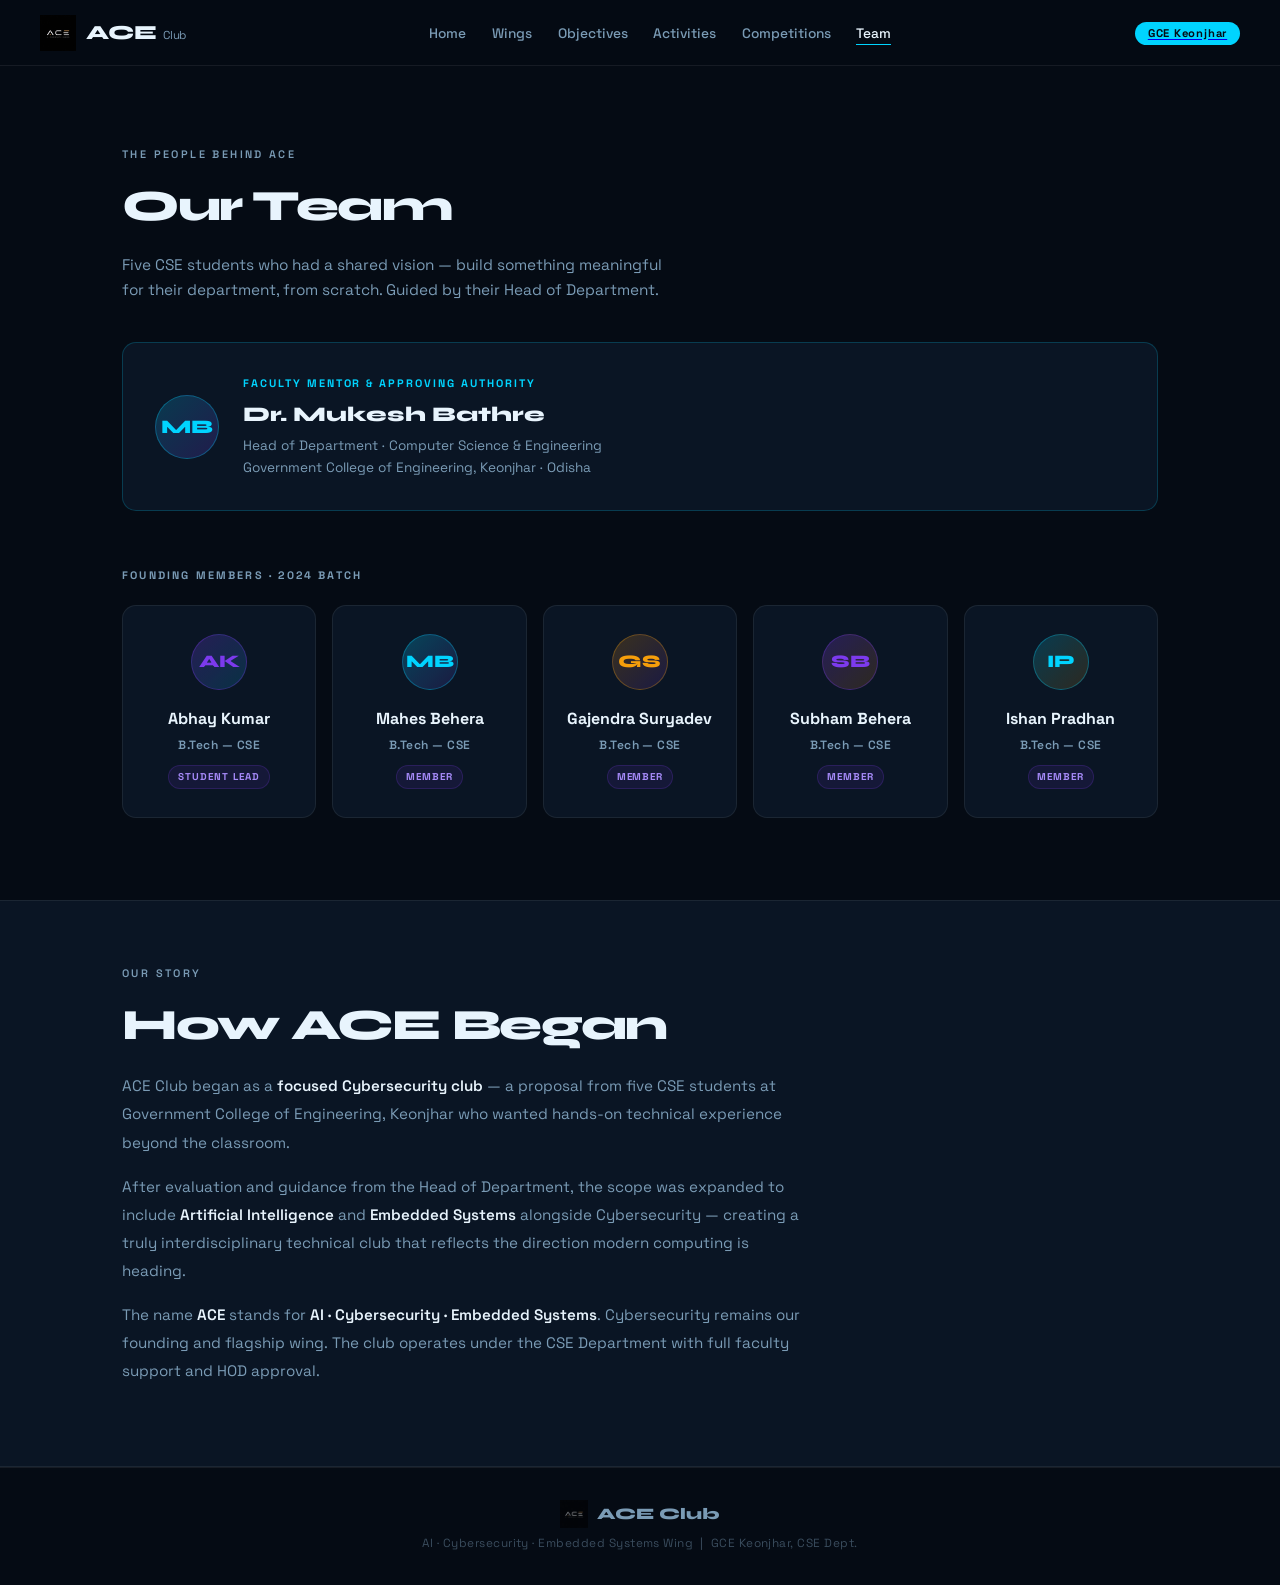
<file: team.html>
<!DOCTYPE html>
<html lang="en">
<head>
  <meta charset="UTF-8">
  <meta name="viewport" content="width=device-width, initial-scale=1.0">
  <title>ACE Club — Team</title>
  <link href="https://fonts.googleapis.com/css2?family=Space+Grotesk:wght@300;400;500;600;700&family=Syne:wght@700;800&display=swap" rel="stylesheet">
  <link rel="stylesheet" href="style.css">
  <style>
    /* MENTOR */
    .mentor-card {
      border: 1px solid rgba(0,212,255,0.2);
      border-radius: 14px; padding: 2rem;
      background: var(--bg2);
      display: flex; gap: 1.5rem; align-items: center;
      margin-bottom: 3.5rem;
    }
    .mentor-avatar {
      width: 64px; height: 64px; border-radius: 50%; flex-shrink: 0;
      background: linear-gradient(135deg, rgba(0,212,255,0.2), rgba(124,58,237,0.2));
      border: 1.5px solid rgba(0,212,255,0.3);
      display: flex; align-items: center; justify-content: center;
      font-family: 'Syne', sans-serif; font-weight: 800; font-size: 1.2rem;
      color: var(--ai);
    }
    .mentor-role {
      font-size: 0.68rem; letter-spacing: 0.18em; text-transform: uppercase;
      color: var(--ai); font-weight: 700; margin-bottom: 0.3rem;
    }
    .mentor-name {
      font-family: 'Syne', sans-serif;
      font-size: 1.3rem; font-weight: 800; margin-bottom: 0.25rem;
    }
    .mentor-detail { font-size: 0.85rem; color: var(--muted); }

    /* FOUNDERS GRID */
    .founders-label {
      font-size: 0.68rem; letter-spacing: 0.2em; text-transform: uppercase;
      color: var(--muted); font-weight: 700; margin-bottom: 1.25rem;
    }
    .founders-grid {
      display: grid;
      grid-template-columns: repeat(auto-fill, minmax(190px, 1fr));
      gap: 1rem;
    }
    .founder-card {
      border: 1px solid var(--border); border-radius: 14px;
      padding: 1.75rem 1.25rem; text-align: center;
      background: var(--bg2);
      transition: border-color 0.2s, transform 0.2s;
    }
    .founder-card:hover { border-color: rgba(124,58,237,0.3); transform: translateY(-3px); }

    .founder-avatar {
      width: 56px; height: 56px; border-radius: 50%;
      display: flex; align-items: center; justify-content: center;
      font-family: 'Syne', sans-serif; font-weight: 800; font-size: 1.1rem;
      margin: 0 auto 1rem;
      border: 1.5px solid var(--border);
    }
    /* Alternating gradient avatars */
    .founder-card:nth-child(1) .founder-avatar { background: linear-gradient(135deg,rgba(124,58,237,0.25),rgba(0,212,255,0.15)); color: var(--cs); border-color: rgba(124,58,237,0.3); }
    .founder-card:nth-child(2) .founder-avatar { background: linear-gradient(135deg,rgba(0,212,255,0.25),rgba(124,58,237,0.15)); color: var(--ai); border-color: rgba(0,212,255,0.3); }
    .founder-card:nth-child(3) .founder-avatar { background: linear-gradient(135deg,rgba(245,158,11,0.2),rgba(124,58,237,0.15)); color: var(--es); border-color: rgba(245,158,11,0.3); }
    .founder-card:nth-child(4) .founder-avatar { background: linear-gradient(135deg,rgba(124,58,237,0.25),rgba(245,158,11,0.15)); color: var(--cs); border-color: rgba(124,58,237,0.3); }
    .founder-card:nth-child(5) .founder-avatar { background: linear-gradient(135deg,rgba(0,212,255,0.2),rgba(245,158,11,0.15)); color: var(--ai); border-color: rgba(0,212,255,0.3); }

    .founder-name {
      font-size: 1rem; font-weight: 700; margin-bottom: 0.3rem;
    }
    .founder-branch {
      font-size: 0.75rem; font-weight: 600; letter-spacing: 0.04em;
      color: var(--muted);
    }
    .founder-role-badge {
      display: inline-block; margin-top: 0.6rem;
      font-size: 0.62rem; font-weight: 700; letter-spacing: 0.1em; text-transform: uppercase;
      padding: 0.18rem 0.55rem; border-radius: 100px;
      background: rgba(124,58,237,0.1); color: #a78bfa;
      border: 1px solid rgba(124,58,237,0.2);
    }

    /* ABOUT THE CLUB */
    .about-band {
      background: var(--bg2);
      border-top: 1px solid var(--border);
      border-bottom: 1px solid var(--border);
    }
    .about-inner {
      max-width: var(--max-w); margin: 0 auto; padding: 4rem 2rem;
    }
    .about-text { color: var(--muted); font-size: 0.95rem; line-height: 1.85; max-width: 680px; }
    .about-text p { margin-bottom: 1rem; }
    .about-text strong { color: var(--text); font-weight: 600; }

 /* MODAL STYLES (UPDATED) */
.founder-card {
  cursor: pointer;
}

.modal-overlay {
  position: fixed;
  top: 0; left: 0;
  width: 100%; height: 100%;
  background: rgba(7, 11, 22, 0.85);
  backdrop-filter: blur(8px);
  display: flex; align-items: center; justify-content: center;
  z-index: 2000;
  opacity: 0; pointer-events: none;
  transition: opacity 0.3s ease;
}

.modal-overlay.active {
  opacity: 1; pointer-events: auto;
}

.modal-content {
  background: #0d1527; 
  border: 1px solid rgba(124, 58, 237, 0.3);
  border-radius: 16px;
  width: 90%; max-width: 400px;
  padding: 2.2rem 2rem;
  position: relative;
  text-align: center;
  color: #fff;
  transform: scale(0.9);
  transition: transform 0.3s ease;
  box-shadow: 0 20px 40px rgba(0, 0, 0, 0.5);
}

.modal-overlay.active .modal-content {
  transform: scale(1);
}

.close-btn {
  position: absolute;
  top: 1rem; right: 1.2rem;
  background: none; border: none;
  color: #a78bfa; font-size: 2rem;
  cursor: pointer; transition: color 0.2s;
}
.close-btn:hover { color: #00d4ff; }

#modalName {
  font-family: 'Syne', sans-serif;
  font-size: 1.6rem; font-weight: 800;
  margin-top: 0.5rem; margin-bottom: 0.3rem;
}

.modal-badge {
  display: inline-block;
  font-size: 0.65rem; font-weight: 700; letter-spacing: 0.1em; text-transform: uppercase;
  padding: 0.2rem 0.6rem; border-radius: 100px;
  background: rgba(0, 212, 255, 0.1); color: #00d4ff;
  border: 1px solid rgba(0, 212, 255, 0.2);
  margin-bottom: 0.5rem;
}

.modal-text { font-size: 0.88rem; color: #94a3b8; margin-bottom: 0.5rem; }
.modal-divider { border: 0; border-top: 1px solid rgba(255,255,255,0.1); margin: 1.25rem 0; }

.modal-contact-info {
  text-align: left;
  font-size: 0.9rem; color: #cbd5e1;
  line-height: 1.6; margin-bottom: 1.5rem;
}
.modal-contact-info strong { color: #a78bfa; }

.modal-socials {
  display: flex; gap: 1rem; justify-content: center;
}

.social-link {
  flex: 1; padding: 0.6rem;
  border-radius: 8px; font-size: 0.85rem; font-weight: 600;
  text-decoration: none; text-align: center;
  transition: background 0.2s, color 0.2s;
}
.linkedin { background: #0077b5; color: white; }
.linkedin:hover { background: #005a87; }

/* GitHub Button Dark Accent Styling */
.github { background: #24292e; color: white; border: 1px solid rgba(255,255,255,0.15); }
.github:hover { background: #1a1e22; }
  </style>
</head>
<body>

<nav>
  <a href="index.html" class="nav-logo">
    <img src="logo.png" alt="ACE Logo">
    <span class="nav-logo-text">ACE <span class="nav-logo-sub">Club</span></span>
  </a>
  <ul class="nav-links">
    <li><a href="index.html">Home</a></li>
    <li><a href="wings.html">Wings</a></li>
    <li><a href="objectives.html">Objectives</a></li>
    <li><a href="activities.html">Activities</a></li>
    <li><a href="competitions.html">Competitions</a></li>
    <li><a href="team.html" class="active">Team</a></li>
  </ul>
 <a href="https://www.gcekjr.ac.in" target="_blank" rel="noopener noreferrer">
    <span class="nav-badge">GCE Keonjhar</span>
</a>
</nav>

<div class="page">
  <section class="section">
    <p class="section-label">The People Behind ACE</p>
    <h1 class="section-title">Our Team</h1>
    <p class="section-desc">Five CSE students who had a shared vision — build something meaningful for their department, from scratch. Guided by their Head of Department.</p>

    <!-- MENTOR -->
    <div class="mentor-card">
      <div class="mentor-avatar">MB</div>
      <div>
        <p class="mentor-role">Faculty Mentor & Approving Authority</p>
        <p class="mentor-name">Dr. Mukesh Bathre</p>
        <p class="mentor-detail">Head of Department · Computer Science & Engineering<br>Government College of Engineering, Keonjhar · Odisha</p>
      </div>
    </div>

    <!-- FOUNDERS -->
    <p class="founders-label">Founding Members · 2024 Batch</p>
<div class="founders-grid">

  <div class="founder-card" 
       data-name="Abhay Kumar" 
       data-branch="B.Tech — CSE" 
       data-role="Student Lead"
       data-phone="+"
       data-email="a"
       data-linkedin=""
       data-github="">
    <div class="founder-avatar">AK</div>
    <p class="founder-name">Abhay Kumar</p>
    <p class="founder-branch">B.Tech — CSE</p>
    <span class="founder-role-badge">Student Lead</span>
  </div>

  <div class="founder-card" 
       data-name="Mahes Behera" 
       data-branch="B.Tech — CSE" 
       data-role="Tech Lead"
       data-phone="6370378084"
       data-email="mahes4021@gmail.com"
       data-linkedin=""
       data-github="">
    <div class="founder-avatar">MB</div>
    <p class="founder-name">Mahes Behera</p>
    <p class="founder-branch">B.Tech — CSE</p>
    <span class="founder-role-badge">Member</span>
  </div>

  <div class="founder-card" 
       data-name="Gajendra Suryadev" 
       data-branch="B.Tech — CSE" 
       data-role="Outreach Lead"
       data-phone=""
       data-email=""
       data-linkedin="h"
       data-github="e">
    <div class="founder-avatar">GS</div>
    <p class="founder-name">Gajendra Suryadev</p>
    <p class="founder-branch">B.Tech — CSE</p>
    <span class="founder-role-badge">Member</span>
  </div>

  <div class="founder-card" 
       data-name="Subham Behera" 
       data-branch="B.Tech — CSE" 
       data-role="Founding Member"
       data-phone="+"
       data-email=""
       data-linkedin="https:/e"
       data-github="">
    <div class="founder-avatar">SB</div>
    <p class="founder-name">Subham Behera</p>
    <p class="founder-branch">B.Tech — CSE</p>
    <span class="founder-role-badge">Member</span>
  </div>

  <div class="founder-card" 
       data-name="Ishan Pradhan" 
       data-branch="B.Tech — CSE" 
       data-role="Founding Member"
       data-phone=""
       data-email=""
       data-linkedin=""
       data-github="">
    <div class="founder-avatar">IP</div>
    <p class="founder-name">Ishan Pradhan</p>
    <p class="founder-branch">B.Tech — CSE</p>
    <span class="founder-role-badge">Member</span>
  </div>

</div>

 

</div>
  </section>

  <!-- ABOUT THE CLUB ORIGIN -->
  <div class="about-band">
    <div class="about-inner">
      <p class="section-label">Our Story</p>
      <h2 class="section-title">How ACE Began</h2>
      <div class="about-text">
        <p>
          ACE Club began as a <strong>focused Cybersecurity club</strong> — a proposal from five CSE students at Government College of Engineering, Keonjhar who wanted hands-on technical experience beyond the classroom.
        </p>
        <p>
          After evaluation and guidance from the Head of Department, the scope was expanded to include <strong>Artificial Intelligence</strong> and <strong>Embedded Systems</strong> alongside Cybersecurity — creating a truly interdisciplinary technical club that reflects the direction modern computing is heading.
        </p>
        <p>
          The name <strong>ACE</strong> stands for <strong>AI · Cybersecurity · Embedded Systems</strong>. Cybersecurity remains our founding and flagship wing. The club operates under the CSE Department with full faculty support and HOD approval.
        </p>
      </div>
    </div>
  </div>

  <footer class="footer-band">
    <div class="footer-logo">
      <img src="logo.png" alt="ACE">
      <span class="footer-logo-text">ACE Club</span>
    </div>
    <p class="footer-sub">AI · Cybersecurity · Embedded Systems Wing &nbsp;|&nbsp; GCE Keonjhar, CSE Dept.</p>
  </footer>
</div>

<div class="modal-overlay" id="teamModal">
  <div class="modal-content">
    <button class="close-btn" id="closeModal">&times;</button>
    
    <div class="modal-body">
      <h2 id="modalName"></h2>
      <p id="modalRole" class="modal-badge"></p>
      <p id="modalBranch" class="modal-text"></p>
      
      <hr class="modal-divider">
      
      <div class="modal-contact-info">
        <p><strong>Email:</strong> <span id="modalEmail"></span></p>
        <p><strong>Phone:</strong> <span id="modalPhone"></span></p>
      </div>
      
      <div class="modal-socials">
        <a id="modalLinkedin" href="#" target="_blank" class="social-link linkedin">LinkedIn</a>
        <a id="modalGithub" href="#" target="_blank" class="social-link github">GitHub</a>
      </div>
    </div>
  </div>
</div>


</body>

<script>
  const cards = document.querySelectorAll('.founder-card');
  const modal = document.getElementById('teamModal');
  const closeBtn = document.getElementById('closeModal');

  const mName = document.getElementById('modalName');
  const mRole = document.getElementById('modalRole');
  const mBranch = document.getElementById('modalBranch');
  const mEmail = document.getElementById('modalEmail');
  const mPhone = document.getElementById('modalPhone');
  const mLinkedin = document.getElementById('modalLinkedin');
  const mGithub = document.getElementById('modalGithub'); // Targeted update

  cards.forEach(card => {
    card.addEventListener('click', () => {
      mName.innerText = card.dataset.name;
      mRole.innerText = card.dataset.role;
      mBranch.innerText = card.dataset.branch;
      mEmail.innerText = card.dataset.email;
      mPhone.innerText = card.dataset.phone;
      
      mLinkedin.href = card.dataset.linkedin;
      mGithub.href = card.dataset.github; // Pulls from data-github attribute

      modal.classList.add('active');
    });
  });

  const closeModal = () => modal.classList.remove('active');
  closeBtn.addEventListener('click', closeModal);
  
  window.addEventListener('click', (e) => {
    if (e.target === modal) closeModal();
  });
</script>

</html>
</file>
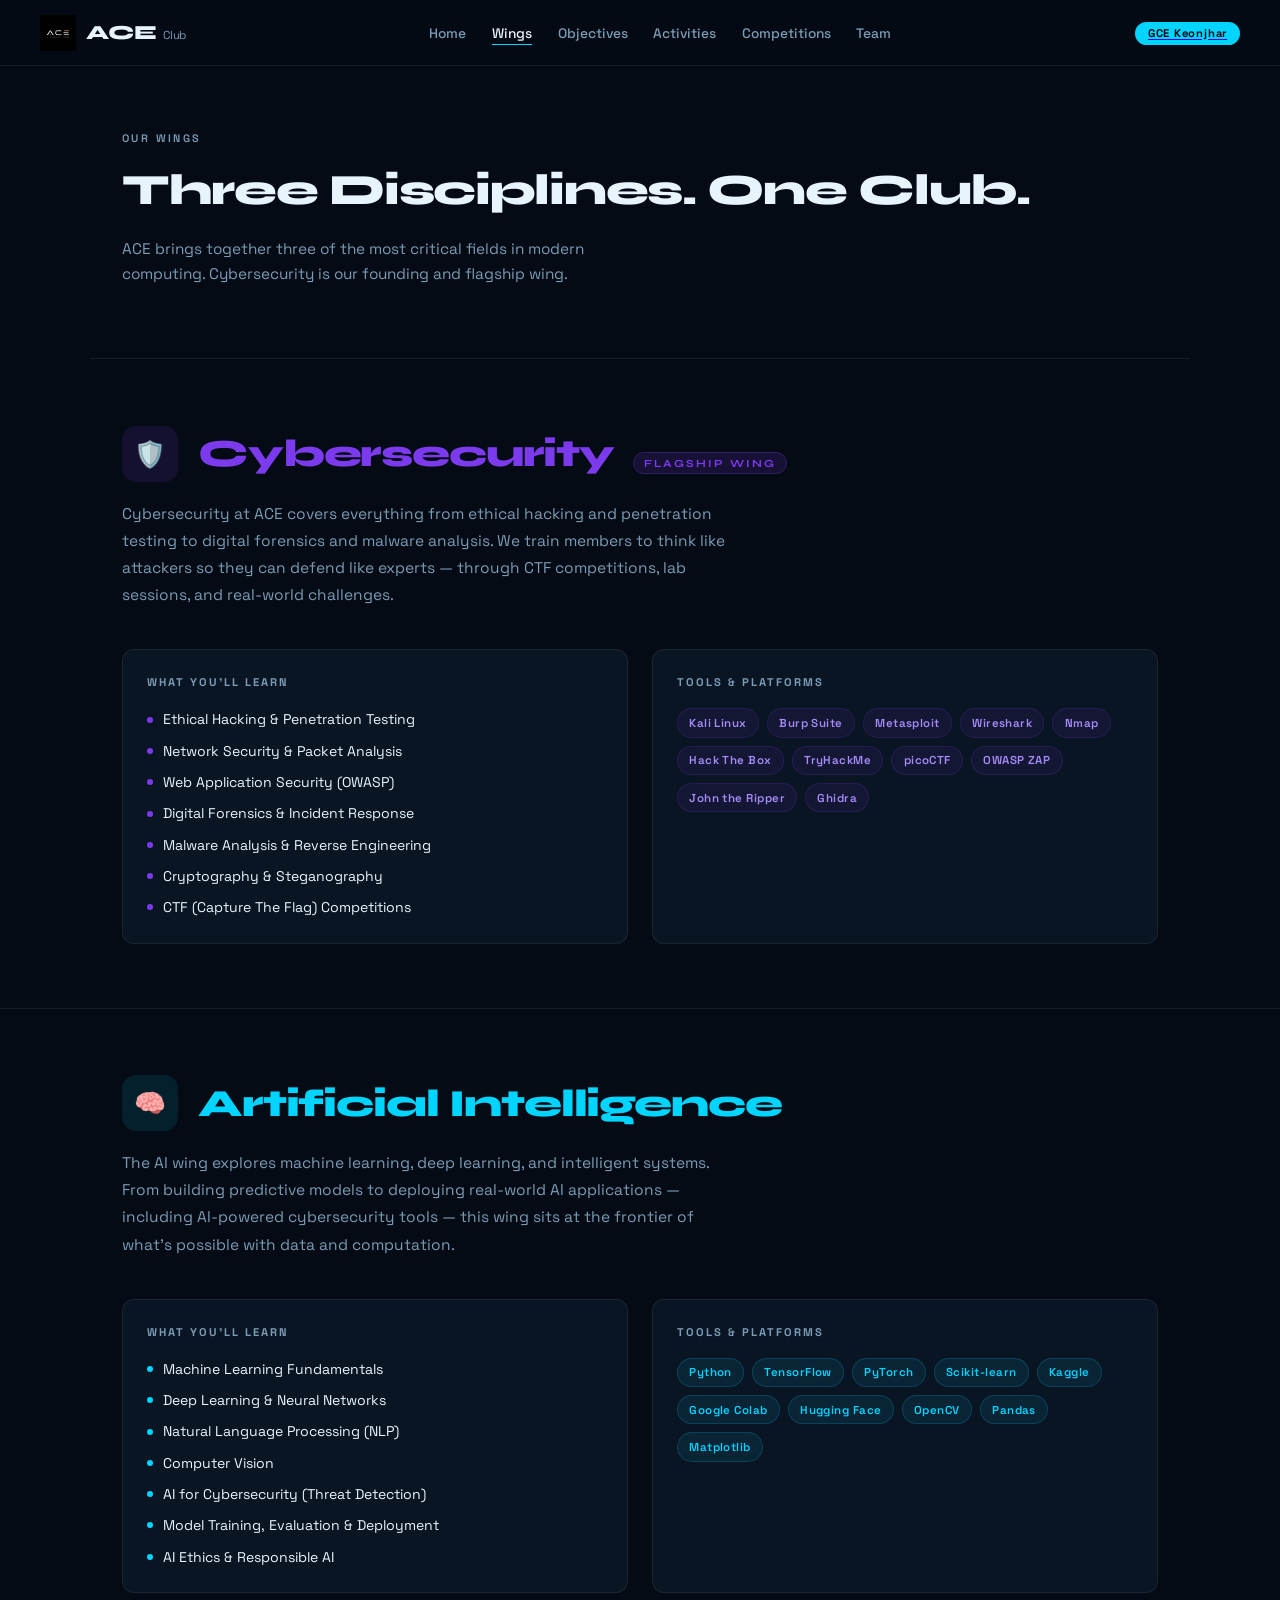
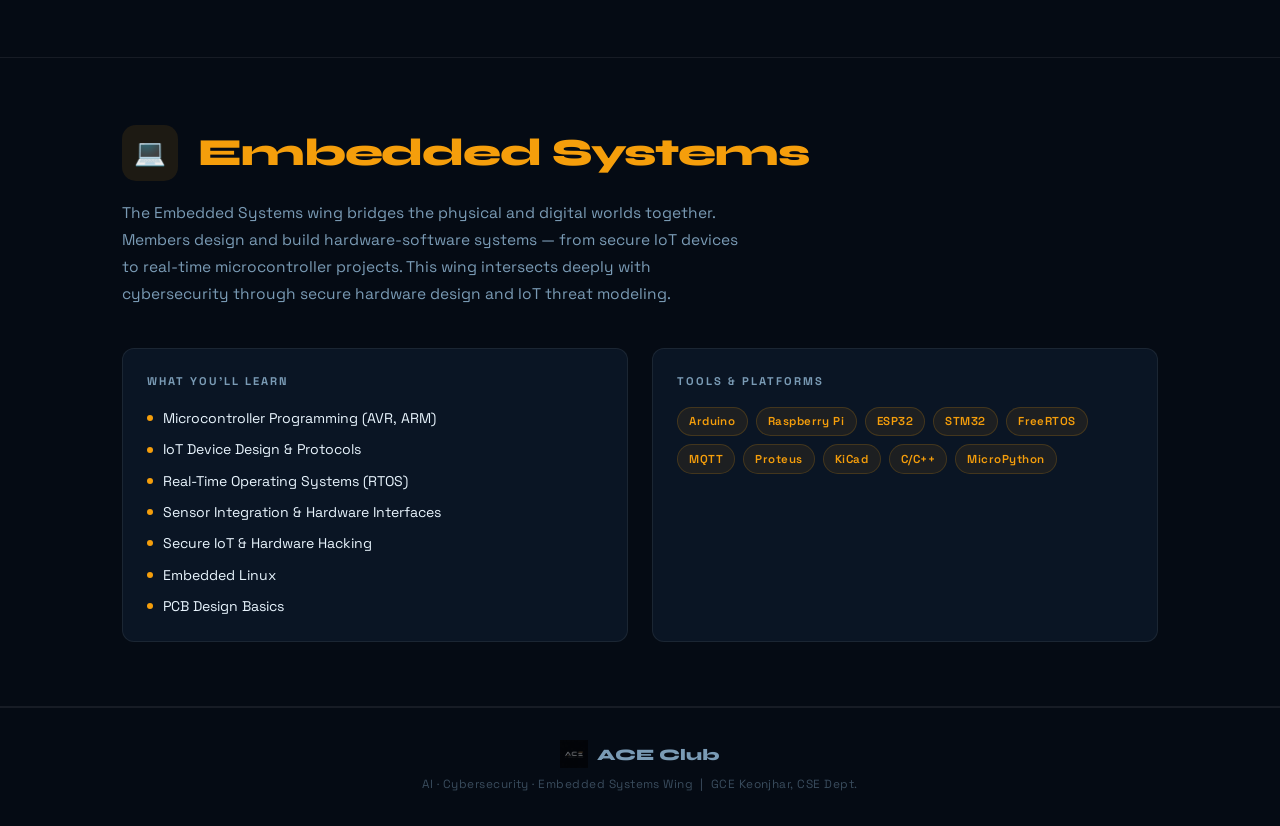
<file: wings.html>
<!DOCTYPE html>
<html lang="en">
<head>
  <meta charset="UTF-8">
  <meta name="viewport" content="width=device-width, initial-scale=1.0">
  <title>ACE Club — Wings</title>
  <link href="https://fonts.googleapis.com/css2?family=Space+Grotesk:wght@300;400;500;600;700&family=Syne:wght@700;800&display=swap" rel="stylesheet">
  <link rel="stylesheet" href="style.css">
  <style>
    .page-hero {
      padding: 4rem 2rem 2rem;
      max-width: var(--max-w); margin: 0 auto;
      border-bottom: 1px solid var(--border);
    }

    /* WING BLOCK — full-width stacked cards */
    .wing-block {
      border-bottom: 1px solid var(--border);
      scroll-margin-top: calc(var(--nav-h) + 1rem);
    }
    .wing-inner {
      max-width: var(--max-w); margin: 0 auto;
      padding: 4rem 2rem;
    }
    .wing-header {
      display: flex; align-items: center; gap: 1.25rem; margin-bottom: 1rem;
    }
    .wing-icon-big {
      width: 56px; height: 56px; border-radius: 14px;
      display: flex; align-items: center; justify-content: center;
      font-size: 1.6rem; flex-shrink: 0;
    }
    .wing-block.cs .wing-icon-big { background: rgba(124,58,237,0.12); color: var(--cs); }
    .wing-block.ai .wing-icon-big { background: rgba(0,212,255,0.10); color: var(--ai); }
    .wing-block.es .wing-icon-big { background: rgba(245,158,11,0.10); color: var(--es); }

    .wing-title {
      font-family: 'Syne', sans-serif;
      font-size: clamp(1.6rem, 3.5vw, 2.4rem);
      font-weight: 800; letter-spacing: -0.03em;
    }
    .wing-block.cs .wing-title { color: var(--cs); }
    .wing-block.ai .wing-title { color: var(--ai); }
    .wing-block.es .wing-title { color: var(--es); }

    .wing-priority {
      font-size: 0.68rem; letter-spacing: 0.18em; text-transform: uppercase;
      font-weight: 700; padding: 0.22rem 0.65rem; border-radius: 100px;
      margin-left: 0.5rem;
    }
    .priority-flagship {
      background: rgba(124,58,237,0.15); color: var(--cs);
      border: 1px solid rgba(124,58,237,0.25);
    }

    .wing-desc {
      color: var(--muted); font-size: 0.97rem;
      max-width: 620px; margin-bottom: 2.5rem; line-height: 1.75;
    }

    .wing-two-col {
      display: grid; grid-template-columns: 1fr 1fr; gap: 1.5rem;
    }
    @media (max-width: 660px) { .wing-two-col { grid-template-columns: 1fr; } }

    .topics-box {
      background: var(--bg2); border: 1px solid var(--border);
      border-radius: 12px; padding: 1.5rem;
    }
    .topics-box h4 {
      font-size: 0.7rem; letter-spacing: 0.18em; text-transform: uppercase;
      color: var(--muted); font-weight: 700; margin-bottom: 1rem;
    }
    .topic-list { list-style: none; display: flex; flex-direction: column; gap: 0.55rem; }
    .topic-list li {
      font-size: 0.88rem; color: var(--text);
      display: flex; align-items: center; gap: 0.65rem;
    }
    .dot {
      width: 6px; height: 6px; border-radius: 50%; flex-shrink: 0;
    }
    .dot-cs { background: var(--cs); }
    .dot-ai { background: var(--ai); }
    .dot-es { background: var(--es); }

    .tags-box {
      background: var(--bg2); border: 1px solid var(--border);
      border-radius: 12px; padding: 1.5rem;
    }
    .tags-box h4 {
      font-size: 0.7rem; letter-spacing: 0.18em; text-transform: uppercase;
      color: var(--muted); font-weight: 700; margin-bottom: 1rem;
    }
    .tags-wrap { display: flex; flex-wrap: wrap; gap: 0.5rem; }
    .tag {
      font-size: 0.72rem; font-weight: 600; letter-spacing: 0.04em;
      padding: 0.28rem 0.7rem; border-radius: 100px;
    }
    .tag-cs { background: rgba(124,58,237,0.08); color: #a78bfa; border: 1px solid rgba(124,58,237,0.18); }
    .tag-ai { background: rgba(0,212,255,0.08); color: var(--ai); border: 1px solid rgba(0,212,255,0.18); }
    .tag-es { background: rgba(245,158,11,0.08); color: var(--es); border: 1px solid rgba(245,158,11,0.18); }
  </style>
</head>
<body>

<nav>
  <a href="index.html" class="nav-logo">
    <img src="logo.png" alt="ACE Logo">
    <span class="nav-logo-text">ACE <span class="nav-logo-sub">Club</span></span>
  </a>
  <ul class="nav-links">
    <li><a href="index.html">Home</a></li>
    <li><a href="wings.html" class="active">Wings</a></li>
    <li><a href="objectives.html">Objectives</a></li>
    <li><a href="activities.html">Activities</a></li>
    <li><a href="competitions.html">Competitions</a></li>
    <li><a href="team.html">Team</a></li>
  </ul>
 <a href="https://www.gcekjr.ac.in" target="_blank" rel="noopener noreferrer">
    <span class="nav-badge">GCE Keonjhar</span>
</a>
</nav>

<div class="page">
  <div class="page-hero">
    <p class="section-label">Our Wings</p>
    <h1 class="section-title">Three Disciplines. One Club.</h1>
    <p class="section-desc">ACE brings together three of the most critical fields in modern computing. Cybersecurity is our founding and flagship wing.</p>
  </div>

  <!-- ======== 1. CYBERSECURITY (FIRST — FLAGSHIP) ======== -->
  <div class="wing-block cs" id="cybersecurity">
    <div class="wing-inner">
      <div class="wing-header">
        <div class="wing-icon-big">🛡️</div>
        <div>
          <h2 class="wing-title">
            Cybersecurity
            <span class="wing-priority priority-flagship">Flagship Wing</span>
          </h2>
        </div>
      </div>
      <p class="wing-desc">
         Cybersecurity at ACE covers everything from ethical hacking and penetration testing to digital forensics and malware analysis. We train members to think like attackers so they can defend like experts — through CTF competitions, lab sessions, and real-world challenges.
      </p>
      <div class="wing-two-col">
        <div class="topics-box">
          <h4>What You'll Learn</h4>
          <ul class="topic-list">
            <li><span class="dot dot-cs"></span>Ethical Hacking & Penetration Testing</li>
            <li><span class="dot dot-cs"></span>Network Security & Packet Analysis</li>
            <li><span class="dot dot-cs"></span>Web Application Security (OWASP)</li>
            <li><span class="dot dot-cs"></span>Digital Forensics & Incident Response</li>
            <li><span class="dot dot-cs"></span>Malware Analysis & Reverse Engineering</li>
            <li><span class="dot dot-cs"></span>Cryptography & Steganography</li>
            <li><span class="dot dot-cs"></span>CTF (Capture The Flag) Competitions</li>
          </ul>
        </div>
        <div class="tags-box">
          <h4>Tools & Platforms</h4>
          <div class="tags-wrap">
            <span class="tag tag-cs">Kali Linux</span>
            <span class="tag tag-cs">Burp Suite</span>
            <span class="tag tag-cs">Metasploit</span>
            <span class="tag tag-cs">Wireshark</span>
            <span class="tag tag-cs">Nmap</span>
            <span class="tag tag-cs">Hack The Box</span>
            <span class="tag tag-cs">TryHackMe</span>
            <span class="tag tag-cs">picoCTF</span>
            <span class="tag tag-cs">OWASP ZAP</span>
            <span class="tag tag-cs">John the Ripper</span>
            <span class="tag tag-cs">Ghidra</span>
          </div>
        </div>
      </div>
    </div>
  </div>

  <!-- ======== 2. ARTIFICIAL INTELLIGENCE ======== -->
  <div class="wing-block ai" id="ai">
    <div class="wing-inner">
      <div class="wing-header">
        <div class="wing-icon-big">🧠</div>
        <div>
          <h2 class="wing-title">Artificial Intelligence</h2>
        </div>
      </div>
      <p class="wing-desc">
        The AI wing explores machine learning, deep learning, and intelligent systems. From building predictive models to deploying real-world AI applications — including AI-powered cybersecurity tools — this wing sits at the frontier of what's possible with data and computation.
      </p>
      <div class="wing-two-col">
        <div class="topics-box">
          <h4>What You'll Learn</h4>
          <ul class="topic-list">
            <li><span class="dot dot-ai"></span>Machine Learning Fundamentals</li>
            <li><span class="dot dot-ai"></span>Deep Learning & Neural Networks</li>
            <li><span class="dot dot-ai"></span>Natural Language Processing (NLP)</li>
            <li><span class="dot dot-ai"></span>Computer Vision</li>
            <li><span class="dot dot-ai"></span>AI for Cybersecurity (Threat Detection)</li>
            <li><span class="dot dot-ai"></span>Model Training, Evaluation & Deployment</li>
            <li><span class="dot dot-ai"></span>AI Ethics & Responsible AI</li>
          </ul>
        </div>
        <div class="tags-box">
          <h4>Tools & Platforms</h4>
          <div class="tags-wrap">
            <span class="tag tag-ai">Python</span>
            <span class="tag tag-ai">TensorFlow</span>
            <span class="tag tag-ai">PyTorch</span>
            <span class="tag tag-ai">Scikit-learn</span>
            <span class="tag tag-ai">Kaggle</span>
            <span class="tag tag-ai">Google Colab</span>
            <span class="tag tag-ai">Hugging Face</span>
            <span class="tag tag-ai">OpenCV</span>
            <span class="tag tag-ai">Pandas</span>
            <span class="tag tag-ai">Matplotlib</span>
          </div>
        </div>
      </div>
    </div>
  </div>

  <!-- ======== 3. EMBEDDED SYSTEMS ======== -->
  <div class="wing-block es" id="embedded">
    <div class="wing-inner">
      <div class="wing-header">
        <div class="wing-icon-big">💻</div>
        <div>
          <h2 class="wing-title">Embedded Systems</h2>
        </div>
      </div>
      <p class="wing-desc">
        The Embedded Systems wing bridges the physical and digital worlds together. Members design and build hardware-software systems — from secure IoT devices to real-time microcontroller projects. This wing intersects deeply with cybersecurity through secure hardware design and IoT threat modeling.
      </p>
      <div class="wing-two-col">
        <div class="topics-box">
          <h4>What You'll Learn</h4>
          <ul class="topic-list">
            <li><span class="dot dot-es"></span>Microcontroller Programming (AVR, ARM)</li>
            <li><span class="dot dot-es"></span>IoT Device Design & Protocols</li>
            <li><span class="dot dot-es"></span>Real-Time Operating Systems (RTOS)</li>
            <li><span class="dot dot-es"></span>Sensor Integration & Hardware Interfaces</li>
            <li><span class="dot dot-es"></span>Secure IoT & Hardware Hacking</li>
            <li><span class="dot dot-es"></span>Embedded Linux</li>
            <li><span class="dot dot-es"></span>PCB Design Basics</li>
          </ul>
        </div>
        <div class="tags-box">
          <h4>Tools & Platforms</h4>
          <div class="tags-wrap">
            <span class="tag tag-es">Arduino</span>
            <span class="tag tag-es">Raspberry Pi</span>
            <span class="tag tag-es">ESP32</span>
            <span class="tag tag-es">STM32</span>
            <span class="tag tag-es">FreeRTOS</span>
            <span class="tag tag-es">MQTT</span>
            <span class="tag tag-es">Proteus</span>
            <span class="tag tag-es">KiCad</span>
            <span class="tag tag-es">C/C++</span>
            <span class="tag tag-es">MicroPython</span>
          </div>
        </div>
      </div>
    </div>
  </div>

  <footer class="footer-band">
    <div class="footer-logo">
      <img src="logo.png" alt="ACE">
      <span class="footer-logo-text">ACE Club</span>
    </div>
    <p class="footer-sub">AI · Cybersecurity · Embedded Systems Wing &nbsp;|&nbsp; GCE Keonjhar, CSE Dept.</p>
  </footer>
</div>

</body>
</html>
</file>
<file: style.css>
/* ============================================
   ACE CLUB — SHARED STYLESHEET
   Edit here → applies to ALL pages
   ============================================ */

*, *::before, *::after { box-sizing: border-box; margin: 0; padding: 0; }

:root {
  --cs:    #7c3aed;
  --ai:    #00d4ff;
  --es:    #f59e0b;
  --bg:    #050b14;
  --bg2:   #0a1524;
  --bg3:   #0d1f35;
  --text:  #e8f4fd;
  --muted: #7a9bb5;
  --border: rgba(255,255,255,0.07);
  --max-w: 1100px;
  --nav-h: 66px;
}

html { scroll-behavior: smooth; }
body {
  font-family: 'Space Grotesk', sans-serif;
  background: var(--bg); color: var(--text);
  overflow-x: hidden; line-height: 1.6;
}

/* NAV */
nav {
  position: fixed; top: 0; left: 0; right: 0; z-index: 100;
  height: var(--nav-h);
  display: flex; align-items: center; justify-content: space-between;
  padding: 0 2.5rem;
  background: rgba(5,11,20,0.92);
  backdrop-filter: blur(18px);
  border-bottom: 1px solid var(--border);
}
.nav-logo {
  display: flex; align-items: center; gap: 0.65rem;
  text-decoration: none;
}
.nav-logo img { height: 36px; width: 36px; object-fit: contain; filter: invert(1); }
.nav-logo-text {
  font-family: 'Syne', sans-serif;
  font-size: 1.25rem; font-weight: 800; letter-spacing: -0.02em;
  color: var(--text);
}
.nav-logo-sub {
  font-size: 0.72rem; color: var(--muted);
  font-weight: 400; font-family: 'Space Grotesk', sans-serif;
  margin-left: 0.1rem;
}
.nav-links { display: flex; gap: 1.6rem; list-style: none; }
.nav-links a {
  color: var(--muted); text-decoration: none;
  font-size: 0.86rem; font-weight: 500;
  transition: color 0.2s;
  padding-bottom: 2px;
  border-bottom: 1.5px solid transparent;
}
.nav-links a:hover { color: var(--text); }
.nav-links a.active { color: var(--text); border-bottom-color: var(--ai); }
.nav-badge {
  font-size: 0.7rem; font-weight: 700; letter-spacing: 0.07em;
  color: var(--bg); background: var(--ai);
  padding: 0.28rem 0.8rem; border-radius: 100px;
}

/* PAGE */
.page { padding-top: var(--nav-h); min-height: 100vh; }

/* SECTION */
.section { padding: 5rem 2rem; max-width: var(--max-w); margin: 0 auto; }
.section-label {
  font-size: 0.68rem; letter-spacing: 0.22em; text-transform: uppercase;
  color: var(--muted); font-weight: 600; margin-bottom: 0.55rem;
}
.section-title {
  font-family: 'Syne', sans-serif;
  font-size: clamp(1.8rem, 4vw, 2.7rem);
  font-weight: 800; letter-spacing: -0.03em; margin-bottom: 0.75rem;
}
.section-desc { color: var(--muted); max-width: 540px; font-size: 0.96rem; margin-bottom: 2.5rem; }

/* BUTTONS */
.btn-primary {
  display: inline-block; padding: 0.78rem 1.7rem; border-radius: 8px;
  background: var(--ai); color: var(--bg);
  font-weight: 700; font-size: 0.88rem; text-decoration: none;
  transition: opacity 0.2s, transform 0.2s; letter-spacing: 0.02em;
}
.btn-primary:hover { opacity: 0.88; transform: translateY(-1px); }
.btn-ghost {
  display: inline-block; padding: 0.78rem 1.7rem; border-radius: 8px;
  border: 1px solid var(--border); color: var(--text);
  font-weight: 600; font-size: 0.88rem; text-decoration: none;
  transition: border-color 0.2s, transform 0.2s;
}
.btn-ghost:hover { border-color: rgba(255,255,255,0.25); transform: translateY(-1px); }

/* FOOTER */
.footer-band {
  border-top: 1px solid var(--border); background: var(--bg);
  padding: 2rem 2rem; text-align: center;
}
.footer-logo { display: flex; align-items: center; justify-content: center; gap: 0.6rem; margin-bottom: 0.4rem; }
.footer-logo img { height: 28px; filter: invert(1); opacity: 0.6; }
.footer-logo-text { font-family: 'Syne', sans-serif; font-size: 1rem; font-weight: 800; color: var(--muted); }
.footer-sub { font-size: 0.74rem; color: rgba(122,155,181,0.45); letter-spacing: 0.04em; }
/* ==========================================================================
   ACE CLUB — MOBILE RESPONSIVE MEDIA QUERIES
   ========================================================================== */

@media (max-width: 768px) {
  :root {
    --nav-h: auto; /* Allow nav to fit wrapped content on mobile */
  }

  /* 1. NAVIGATION FIXED FOR MOBILE */
  nav {
    flex-direction: column;
    padding: 1rem;
    gap: 0.8rem;
    height: auto;
    position: relative; /* Prevents hero section overlapping fixed space */
  }

  .nav-links {
    width: 100%;
    justify-content: center;
    flex-wrap: wrap;
    gap: 0.8rem 1.2rem;
  }

  .nav-links a {
    font-size: 0.8rem;
    padding-bottom: 4px;
  }

  .nav-badge {
    width: 100%;
    text-align: center;
    display: block;
    margin-top: 0.2rem;
    font-size: 0.65rem;
    padding: 0.4rem;
  }

  /* Adjust page padding since navbar height changed */
  .page {
    padding-top: 0; 
  }

  /* 2. HERO LAYOUT ADJUSTMENTS */
  .hero {
    min-height: auto;
    padding: 3rem 1rem 2rem;
  }

  .hero-eyebrow {
    font-size: 0.65rem;
    letter-spacing: 0.1em;
    gap: 0.4rem;
  }

  .hero-eyebrow::before, .hero-eyebrow::after {
    width: 1rem;
  }

  .hero-fullname {
    font-size: 0.9rem;
    letter-spacing: 0.02em;
    line-height: 1.4;
  }

  .hero-college {
    font-size: 0.7rem;
    margin-bottom: 2rem;
  }

  .hero-cta {
    width: 100%;
    flex-direction: column;
    gap: 0.75rem;
  }

  .btn-primary, .btn-ghost {
    width: 100%;
    text-align: center;
    padding: 0.85rem 1.5rem;
  }

  /* 3. GRIDS & CARDS UNIFORM SCALING */
  .quick-grid {
    grid-template-columns: 1fr;
    margin-top: 2.5rem;
  }

  .section {
    padding: 3.5rem 1.25rem;
  }

  .section-title {
    font-size: 1.8rem;
  }

  .section-desc {
    font-size: 0.88rem;
    margin-bottom: 2rem;
  }

  /* 4. ACTIVITY & OBJECTIVE CARDS RESPONSE */
  .act-card {
    flex-direction: column;
    gap: 0.5rem;
    padding: 1.25rem;
  }

  .act-dot-col {
    display: none; /* Hide decorative dots to gain screen space on tiny widths */
  }

  /* 5. RESPONSIVE DATA TABLES (Activities Page) */
  .schedule-inner {
    padding: 3.5rem 1.25rem;
  }

  .schedule-table {
    display: block;
    width: 100%;
    overflow-x: auto; /* Creates clean touch-swipe scrolling on mobile instead of clipping text */
    -webkit-overflow-scrolling: touch;
    white-space: nowrap;
  }

  .schedule-table th, .schedule-table td {
    padding: 0.75rem 0.85rem;
    font-size: 0.8rem;
  }

  /* 6. FOUNDERS AND TEAM ELEMENTS */
  .mentor-card {
    flex-direction: column;
    text-align: center;
    padding: 1.5rem;
    gap: 1rem;
  }

  .founders-grid {
    grid-template-columns: repeat(auto-fit, minmax(140px, 1fr));
    gap: 0.75rem;
  }

  .founder-card {
    padding: 1.25rem 0.75rem;
  }

  /* 7. WINGS TWO-COLUMNS HANDLING */
  .wing-inner {
    padding: 3.5rem 1.25rem;
  }

  .wing-header {
    flex-direction: column;
    text-align: center;
    gap: 0.5rem;
  }

  .wing-title {
    font-size: 1.5rem;
    text-align: center;
  }

  .wing-priority {
    display: block;
    margin: 0.5rem auto 0;
    width: max-content;
  }

  .wing-desc {
    text-align: center;
    font-size: 0.9rem;
  }
}

/* Fix for ultra-small device screens */
@media (max-width: 360px) {
  .nav-links a {
    font-size: 0.75rem;
  }
  .founders-grid {
    grid-template-columns: 1fr;
  }
}
</file>
